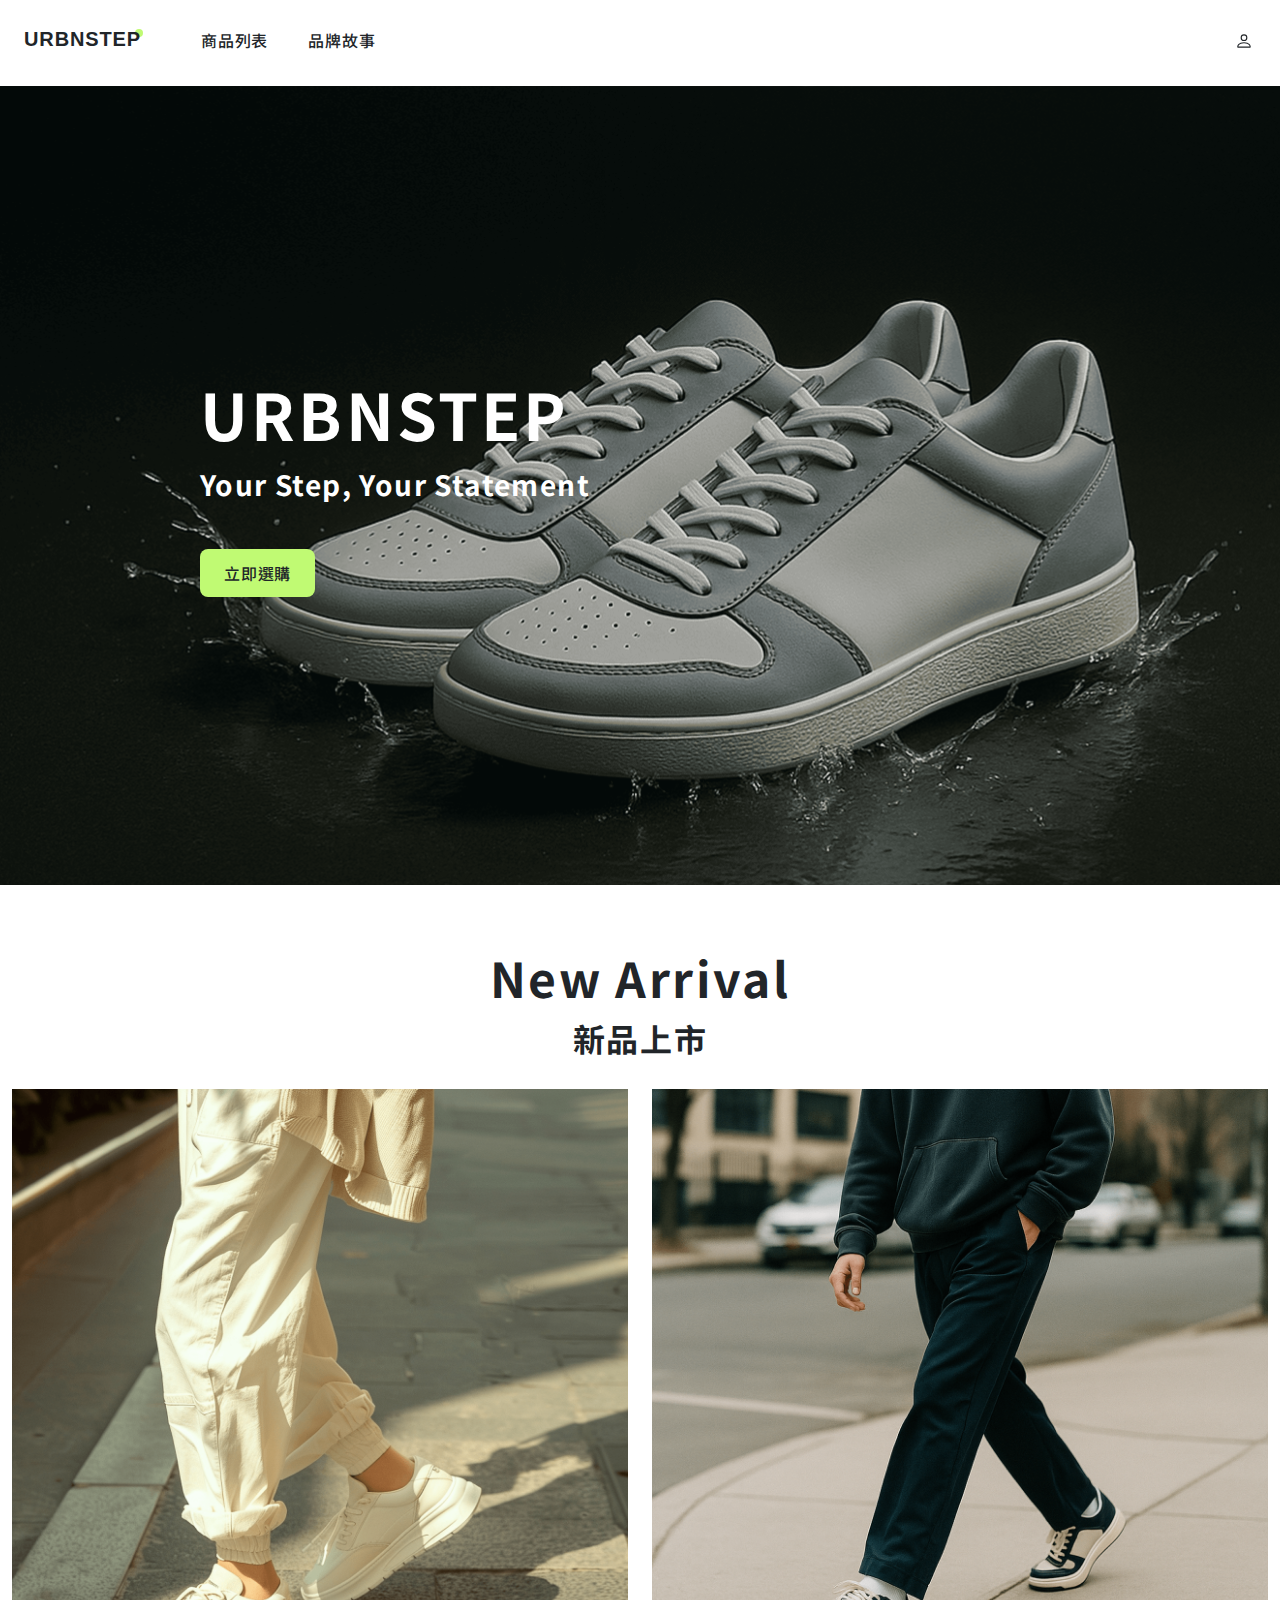
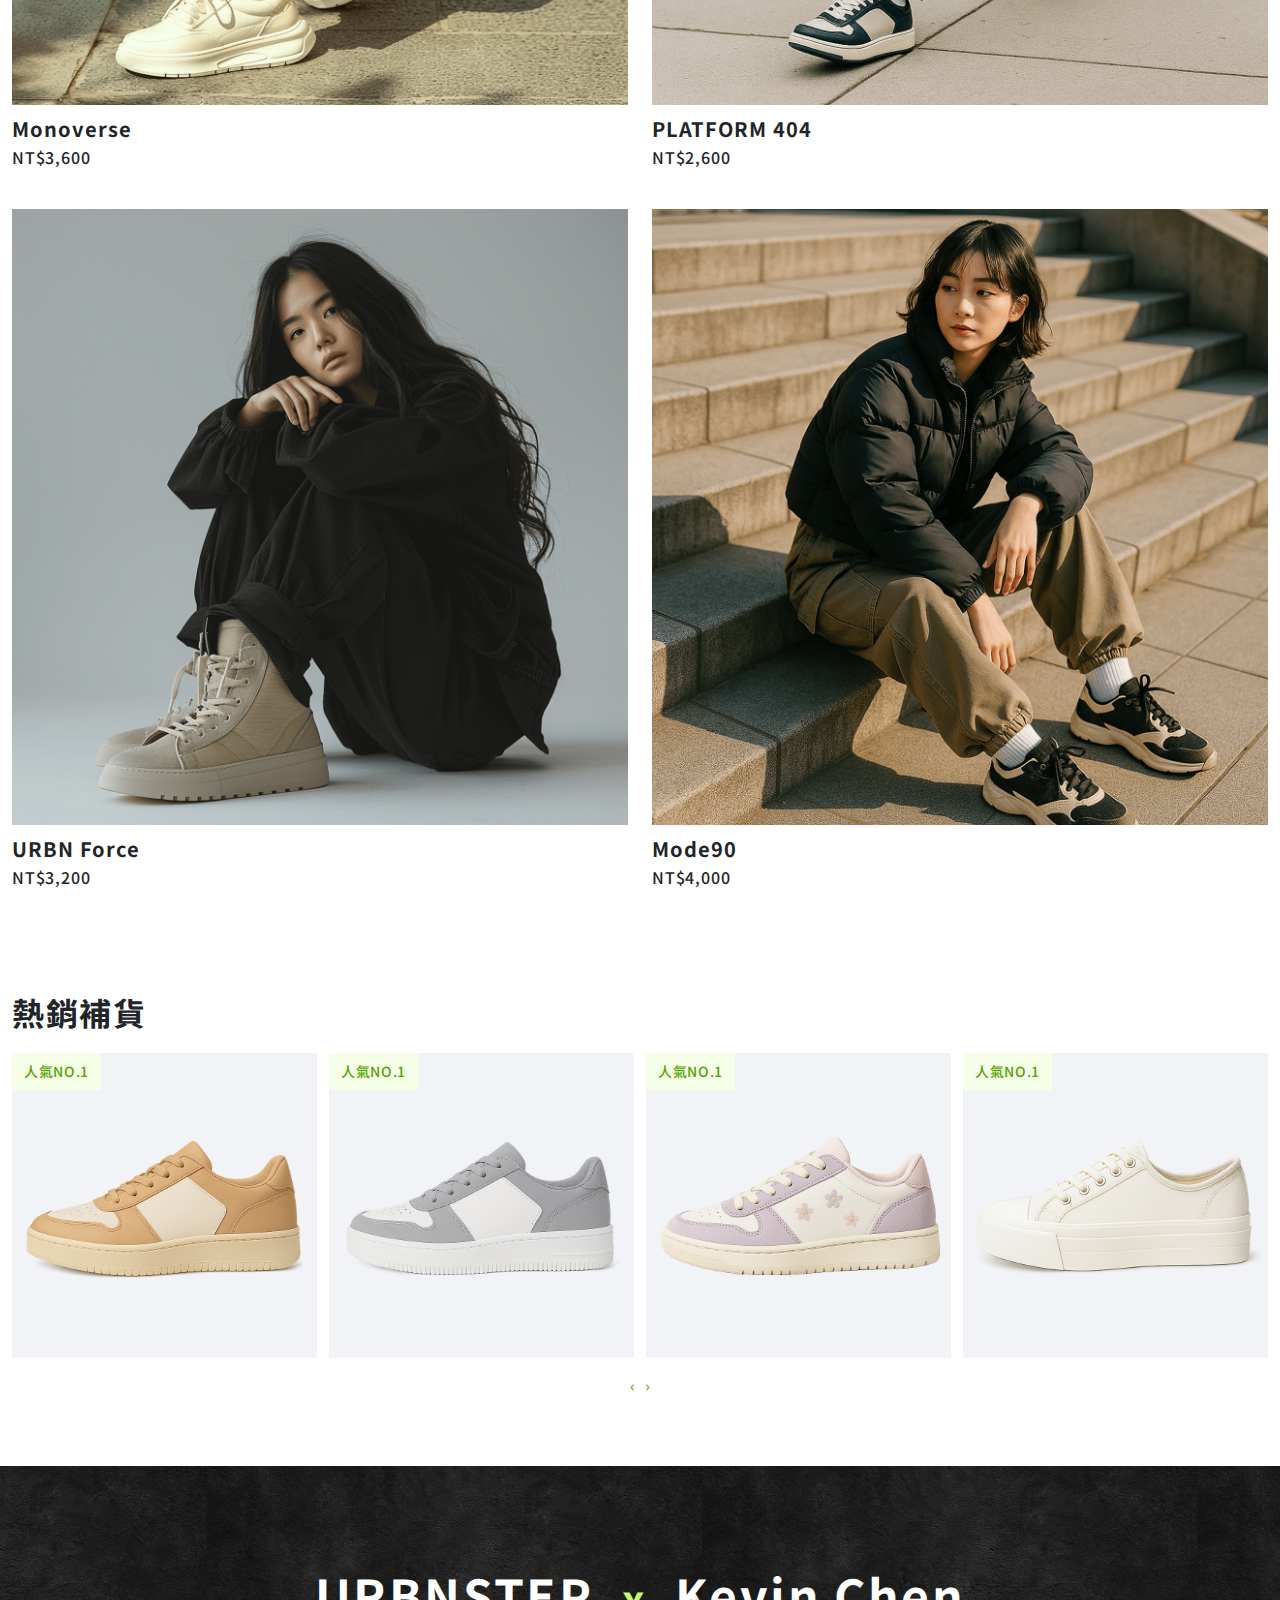
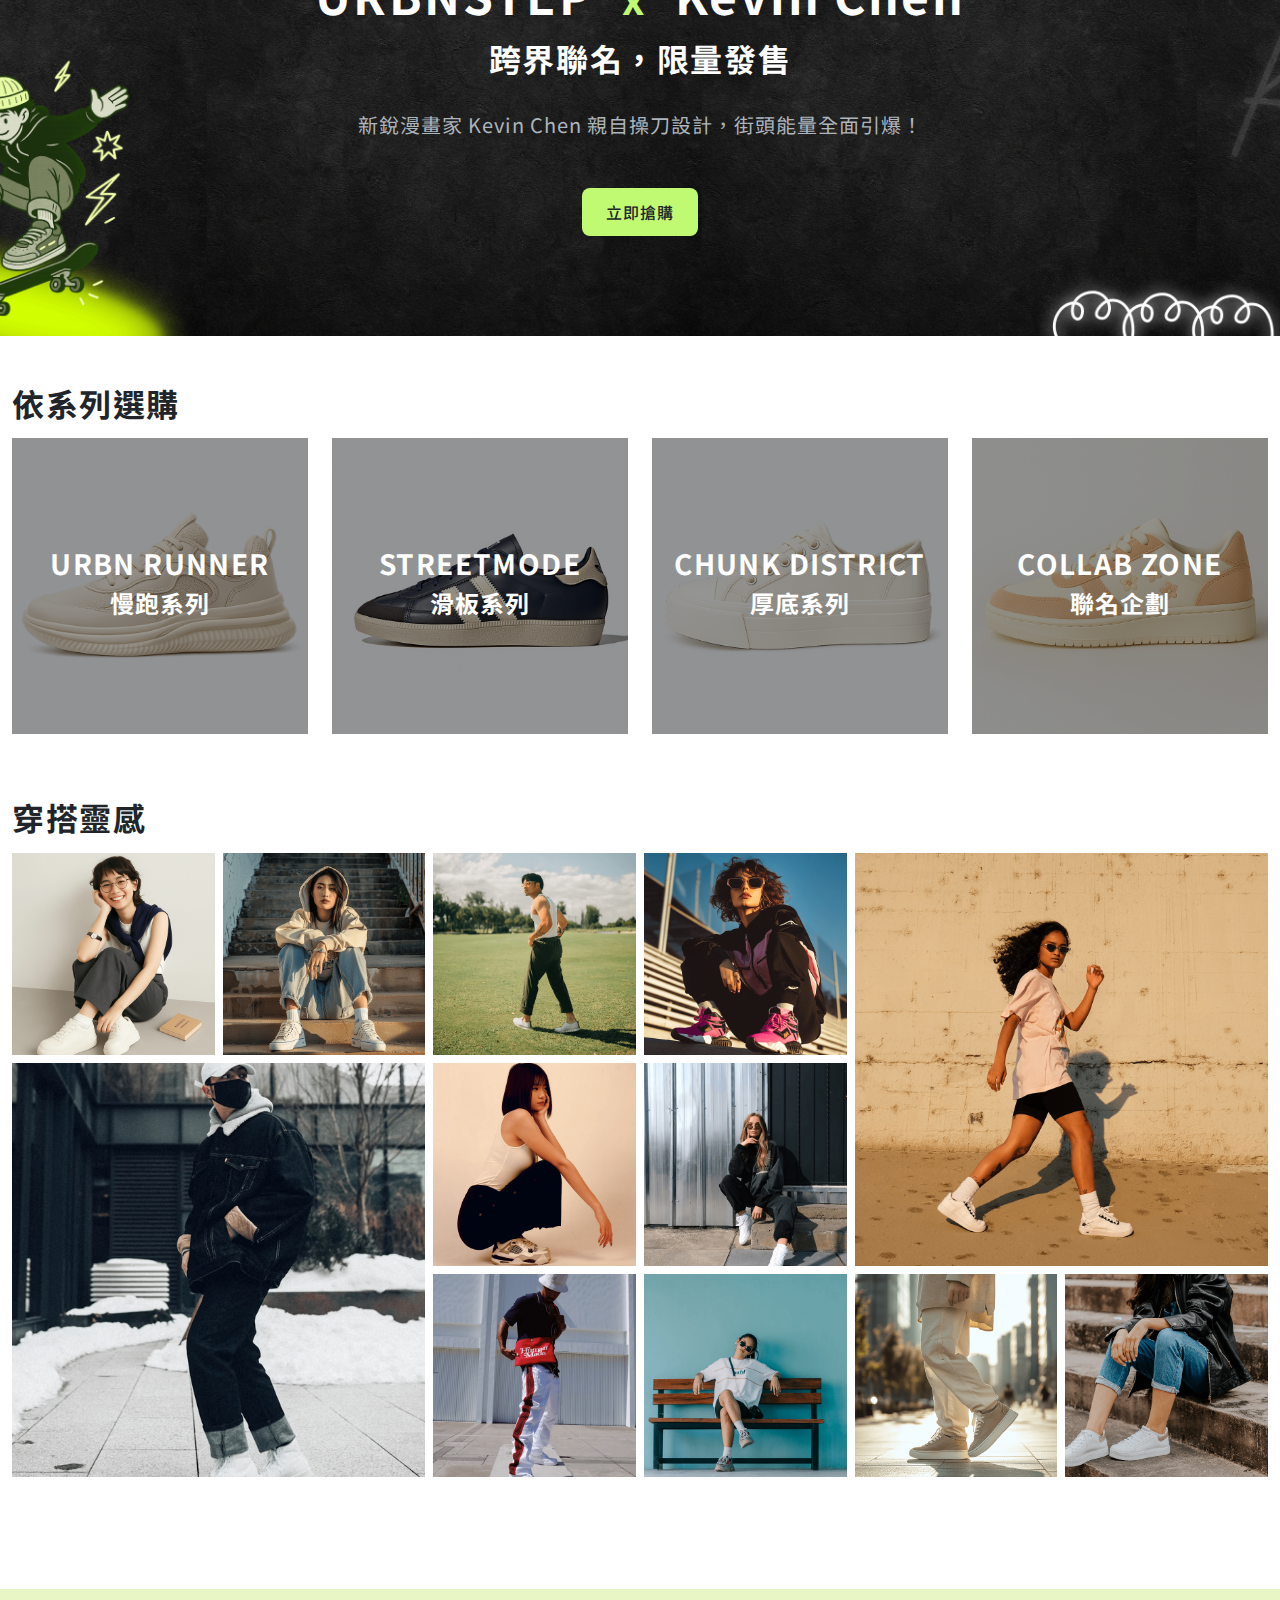
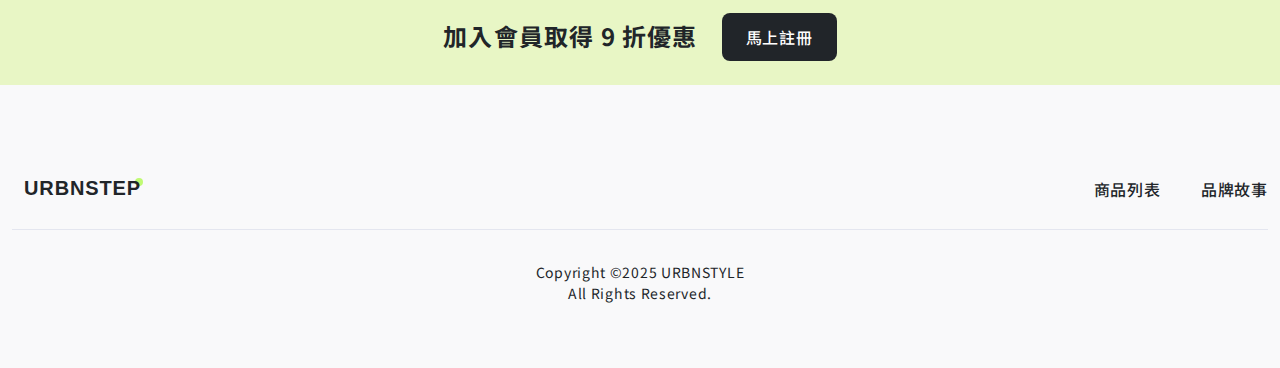
<file: index.html>
<!DOCTYPE html>
<html lang="zh-TW">
<head>
    <meta charset="UTF-8">
    <meta name="viewport" content="width=device-width, initial-scale=1.0">
    <title>URBNSTEP</title>
    <link rel="stylesheet" href="scss/all.css">
    <link rel="stylesheet" href="https://cdn.jsdelivr.net/npm/bootstrap-icons@1.11.3/font/bootstrap-icons.min.css">
    <script src="https://ajax.googleapis.com/ajax/libs/jquery/3.5.1/jquery.min.js"></script>
    <script src="https://cdnjs.cloudflare.com/ajax/libs/OwlCarousel2/2.3.4/owl.carousel.min.js"></script>
    <link rel="stylesheet" href="https://cdnjs.cloudflare.com/ajax/libs/OwlCarousel2/2.3.4/assets/owl.carousel.min.css">
    <link rel="stylesheet" href="https://cdnjs.cloudflare.com/ajax/libs/OwlCarousel2/2.3.4/assets/owl.theme.default.min.css">
</head>
<body>
    <div class="container">
        <header class="header d-f py-16 py-md-12 gap-48">
            <div class="logo">
                <a href="index.html" class="logo-text px-12 py-8">
                    URBNSTEP
                    <svg xmlns="http://www.w3.org/2000/svg" width="16" height="16" fill="currentColor" class="bi bi-circle-fill" viewBox="0 0 16 16"><circle cx="8" cy="8" r="8"/></svg>
                </a>                
            </div>                 
            <nav class="header-nav">
                <ul class="page_link d-f gap-40">
                    <a href="products.html" class="arrow arrow-left tw-label-md py-12 text-c-4"><li>商品列表</li></a>
                    <a href="about-us.html" class="arrow arrow-right tw-label-md py-12 text-c-4"><li>品牌故事</li></a>
                </ul>
            </nav>
            <div class="member me-a">
                <a href="login.html" class="member-icon p-15">
                    <svg xmlns="http://www.w3.org/2000/svg" width="18" height="18" fill="currentColor" class="bi bi-person" viewBox="0 0 16 16"><path d="M8 8a3 3 0 1 0 0-6 3 3 0 0 0 0 6m2-3a2 2 0 1 1-4 0 2 2 0 0 1 4 0m4 8c0 1-1 1-1 1H3s-1 0-1-1 1-4 6-4 6 3 6 4m-1-.004c-.001-.246-.154-.986-.832-1.664C11.516 10.68 10.289 10 8 10s-3.516.68-4.168 1.332c-.678.678-.83 1.418-.832 1.664z"/></svg>
                </a>
            </div>
        </header>
    </div>    
    <!--RWD page_link-->
    <nav class="header-nav nav-rwd">
        <ul class="page_link d-f gap-40">
            <a href="products.html" class="arrow arrow-left tw-label-md py-12 col-md-2"><li>商品列表</li></a>
            <a href="about-us.html" class="arrow arrow-right tw-label-md py-12 col-md-2"><li>品牌故事</li></a>
        </ul>
    </nav>
    <div class="hero-section mb-64 md-md-40">
        <div class="hero-section-ctn">
            <h1 class="display-1 mb-16">URBNSTEP</h1>
            <h3 class="tw-heading-h3 mb-48">Your Step, Your Statement</h3>
            <a href="#" class="tw-label-md d-i-b button-style">立即選購</a>
        </div>        
    </div>
    <div class="container">
        <main class="main">
            <div class="content-title">
                <span class="title display-2 d-b mb-12">New Arrival</span>
                <h2 class="title tw-heading-h2 mb-32">新品上市</h2>
            </div>
            <div class="content-product">
                <ul class="prouct d-f f-w mx--12 mx-md--6">
                    <li class="col-6 px-12 mb-40 px-md-6">
                            <a href="#" class="mb-12"><img src="image/week3-4/new-1.png" alt="宣傳照"></a>
                            <h5 class="tw-heading-h5 fz-md-16 mb-4">Monoverse</h5>
                            <span class="tw-label-md">NT$3,600</span>                        
                    </li>
                    <li class="col-6 px-12 mb-40 mb-md-24 px-md-6">
                            <a href="#" class="mb-12"><img src="image/week3-4/new-2.png" alt="宣傳照"></a>
                            <h5 class="tw-heading-h5 fz-md-16 mb-4">PLATFORM 404</h5>
                            <span class="tw-label-md">NT$2,600</span>
                    </li>
                    <li class="col-6 px-12 mb-40 mb-md-24 mb-md-24 px-md-6">
                            <a href="#" class="mb-12"><img src="image/week3-4/new-3.png" alt="宣傳照"></a>
                            <h5 class="tw-heading-h5 fz-md-16 mb-4">URBN Force</h5>
                            <span class="tw-label-md">NT$3,200</span>
                    </li>
                    <li class="col-6 px-12 mb-40 mb-md-24 px-md-6">
                            <a href="#" class="mb-12"><img src="image/week3-4/new-4.png" alt="宣傳照"></a>
                            <h5 class="tw-heading-h5 fz-md-16 mb-4">Mode90</h5>
                            <span class="tw-label-md">NT$4,000</span>
                    </li>
                </ul>
            </div>
        </main>
    </div>
    <div class="container">
        <div class="best-seller my-64">
            <h2 class="title tw-heading-h2 mb-21">熱銷補貨</h2>
            <ul class="card-wrapper d-f text-c-5 owl-carousel owl-theme">
                <li class="card item">
                    <a href="products.html">
                        <img src="image/product-1.png" alt="鞋款-1">
                    </a>
                    <spap class="bradge bradge-style tw-label-sm">人氣NO.1</spap>
                </li>
                <li class="card item">
                    <a href="products.html">
                        <img src="image/product-2.png" alt="鞋款-2">
                    </a>
                    <spap class="bradge bradge-style tw-label-sm">人氣NO.1</spap>
                </li>
                <li class="card item">
                    <a href="products.html">
                        <img src="image/product-3.png" alt="鞋款-3">
                    </a>
                    <spap class="bradge bradge-style tw-label-sm">人氣NO.1</spap>
                </li>
                <li class="card item">
                    <a href="products.html">
                        <img src="image/product-4.png" alt="鞋款-4">
                    </a>
                    <spap class="bradge bradge-style tw-label-sm">人氣NO.1</spap>
                </li>
                <li class="card item">
                    <a href="products.html">
                        <img src="image/product-5.png" alt="鞋款-5">
                    </a>
                    <spap class="bradge bradge-style tw-label-sm">人氣NO.1</spap>
                </li>
                <li class="card item">
                    <a href="products.html">
                        <img src="image/product-6.png" alt="鞋款-6">
                    </a>
                    <spap class="bradge bradge-style tw-label-sm">人氣NO.1</spap>
                </li>
                <li class="card item">
                    <a href="products.html">
                        <img src="image/product-7.png" alt="鞋款-7">
                    </a>
                    <spap class="bradge bradge-style tw-label-sm">人氣NO.1</spap>
                </li>
            </ul>
        </div>
    </div>
    <div class="sale my-48">
        <div class="sale-content py-100 py-md-64 text-align-c">
            <div class="sale-content-title mb-16">
                <span class="display-2 text-c-1 d-b-md fz-md-32">URBNSTEP</span>
                <span class="tw-heading-h1 mx-24 my-md-8 text-c-2 d-b-md fz-md-28">x</span>
                <span class="display-2 text-c-1 d-b-md fz-md-32">Kevin Chen</span>
            </div>
            <h2 class="tw-heading-h2 mb-32 mb-md-24 fz-md-20 text-c-1">跨界聯名，限量發售</h2>
            <span class="tw-paragraph-lg d-b d-n-md mb-48 text-c-3">新銳漫畫家 Kevin Chen 親自操刀設計，街頭能量全面引爆！</span>
            <span class="tw-paragraph-lg d-n d-b-md text-c-3">新銳漫畫家 Kevin Chen 親自操刀設計</span>
            <span class="tw-paragraph-lg d-n d-b-md mb-32 text-c-3">街頭能量全面引爆！</span>
            <a href="products.html" class="tw-label-md d-i-b button-style text-c-4">立即搶購</a>
        </div>
    </div>
    <div class="series container">
        <div class="series-content">
            <h2 class="tw-heading-h2 mb-16">依系列選購</h2>
            <ul class="card-wrapper d-f f-md-w text-c-5 mx--12 mx-md--12">
                <li class="card col-3 col-md-2 mb-md-12">
                    <a href="#">
                        <img src="image/product-6.png" alt="">
                    </a>
                    <div class="label text-c-1">
                        <span class="tw-heading-h3 fz-md-16 mb-8 d-b text-align-c text-c-1">URBN RUNNER</span>
                        <span class="tw-heading-h4 fz-md-16 mb-8 d-b text-align-c text-c-1">慢跑系列</span>
                    </div>                    
                </li>
                <li class="card col-3 col-md-2 mb-md-12">
                    <a href="#">
                        <img src="image/week3-4/product-11.png" alt="">
                    </a>
                    <div class="label text-c-1">
                        <span class="tw-heading-h3 fz-md-16 mb-8 d-b text-align-c">STREETMODE</span>
                        <span class="tw-heading-h4 fz-md-16 mb-8 d-b text-align-c">滑板系列</span>
                    </div>                   
                </li>
                <li class="card col-3 col-md-2 mb-md-12">
                    <a href="#">
                        <img src="image/product-4.png" alt="">
                    </a>
                    <div class="label text-c-1">
                        <span class="tw-heading-h3 fz-md-16 mb-8 d-b text-align-c">CHUNK DISTRICT</span>
                        <span class="tw-heading-h4 fz-md-16 mb-8 d-b text-align-c">厚底系列</span>
                    </div>
                </li>
                <li class="card col-3 col-md-2 mb-md-12">
                    <a href="#">
                        <img src="image/week3-4/product-10.png" alt="">
                    </a>
                    <div class="label text-c-1">
                        <span class="tw-heading-h3 fz-md-16 mb-8 d-b text-align-c">COLLAB ZONE</span>
                        <span class="tw-heading-h4 fz-md-16 mb-8 d-b text-align-c">聯名企劃</span>
                    </div>
                </li>
            </ul>
        </div>
    </div>
    <div class="style container">
        <div class="style-content py-64 pt-md-40">
            <h2 class="tw-heading-h2 mb-16">穿搭靈感</h2>
            <div class="card-wrapper">
                <div class="card card-1">
                    <img src="image/week3-4/inspiration-1.png" alt="穿搭-1">
                </div>
                <div class="card card-2">
                    <img src="image/week3-4/inspiration-2.png" alt="穿搭-2">
                </div>
                <div class="card card-3">
                    <img src="image/week3-4/inspiration-3.png" alt="穿搭-3">
                </div>
                <div class="card card-4">
                    <img src="image/week3-4/inspiration-4.png" alt="穿搭-4">
                </div>
                <div class="card card-5">
                    <img src="image/week3-4/inspiration-5.png" alt="穿搭-5">
                </div>
                <div class="card card-6">
                    <img src="image/week3-4/inspiration-6.png" alt="穿搭-6">
                </div>
                <div class="card card-7">
                    <img src="image/week3-4/inspiration-7.png" alt="穿搭-7">
                </div>
                <div class="card card-8">
                    <img src="image/week3-4/inspiration-8.png" alt="穿搭-8">
                </div>
                <div class="card card-9">
                    <img src="image/week3-4/inspiration-9.png" alt="穿搭-9">
                </div>
                <div class="card card-10">
                    <img src="image/week3-4/inspiration-10.png" alt="穿搭-10">
                </div>
                <div class="card card-11">
                    <img src="image/week3-4/inspiration-11.png" alt="穿搭-11">
                </div>
                <div class="card card-12">
                    <img src="image/week3-4/inspiration-12.png" alt="穿搭-12">
                </div>
            </div>
            <div class="card-wrapper-rwd d-n d-b-md">
                <div class="owl-carousel owl-theme">
                    <div class="card card-1 item">
                        <img src="image/week3-4/inspiration-1.png" alt="鞋款-1">
                    </div>
                    <div class="card card-2 item">
                        <img src="image/week3-4/inspiration-2.png" alt="鞋款-2">
                    </div>
                    <div class="card card-3 item">
                        <img src="image/week3-4/inspiration-3.png" alt="鞋款-3">
                    </div>
                    <div class="card card-4 item">
                        <img src="image/week3-4/inspiration-4.png" alt="鞋款-4">
                    </div>
                    <div class="card card-5 item">
                        <img src="image/week3-4/inspiration-5.png" alt="鞋款-5">
                    </div>
                    <div class="card card-6 item">
                        <img src="image/week3-4/inspiration-6.png" alt="鞋款-6">
                    </div>
                    <div class="card card-7 item">
                        <img src="image/week3-4/inspiration-7.png" alt="鞋款-7">
                    </div>
                    <div class="card card-8 item">
                        <img src="image/week3-4/inspiration-8.png" alt="鞋款-8">
                    </div>
                    <div class="card card-9 item">
                        <img src="image/week3-4/inspiration-9.png" alt="鞋款-9">
                    </div>
                    <div class="card card-10 item">
                        <img src="image/week3-4/inspiration-10.png" alt="鞋款-10">
                    </div>
                    <div class="card card-11 item">
                        <img src="image/week3-4/inspiration-11.png" alt="鞋款-11">
                    </div>
                    <div class="card card-12 item">
                        <img src="image/week3-4/inspiration-12.png" alt="鞋款-12">
                    </div>
                </div>
            </div>            
        </div>        
    </div>
    <div class="call-to-action pt-48 pt-md-24">
        <div class="call-content d-f py-24 mu-md-0 j-c-s-c align-items-c">
            <h4 class="tw-heading-h4 mr-24 fz-md-20">加入會員取得 9 折優惠</h4>
            <a href="login.html" class="tw-label-md button-style bg-c-1 text-c-1">馬上註冊</a>
        </div>
    </div>
    <div class="bg-c-4 py-64 py-md-32">
        <div class="container">
            <footer class="footer header d-f a-i-md-s f-d-md-c j-c-s-b py-16 py-md-12">
                <div class="logo">
                    <a href="index.html" class="logo-text px-12 py-8">
                        URBNSTEP
                        <svg xmlns="http://www.w3.org/2000/svg" width="16" height="16" fill="currentColor" class="bi bi-circle-fill" viewBox="0 0 16 16"><circle cx="8" cy="8" r="8"/></svg>
                    </a>                
                </div>                 
                <nav class="footer-nav">
                    <ul class="page_link d-f f-d-md-c gap-40 gap-md-0">
                        <a href="products.html" class="arrow arrow-left tw-label-md py-12 px-md-12 text-c-4"><li>商品列表</li></a>
                        <a href="about-us.html" class="arrow arrow-right tw-label-md py-12 px-md-12 text-c-4"><li>品牌故事</li></a>
                    </ul>
                </nav>
            </footer>    
            <div class="copyright pt-32 border-t">
                <span class="tw-paragraph-sm d-b text-align-c">Copyright ©2025 URBNSTYLE</span>
                <span class="tw-paragraph-sm d-b text-align-c">All Rights Reserved.</span>
            </div>        
        </div>
    </div>
</body>
<script src="js/all.js"></script>
</html>
</file>
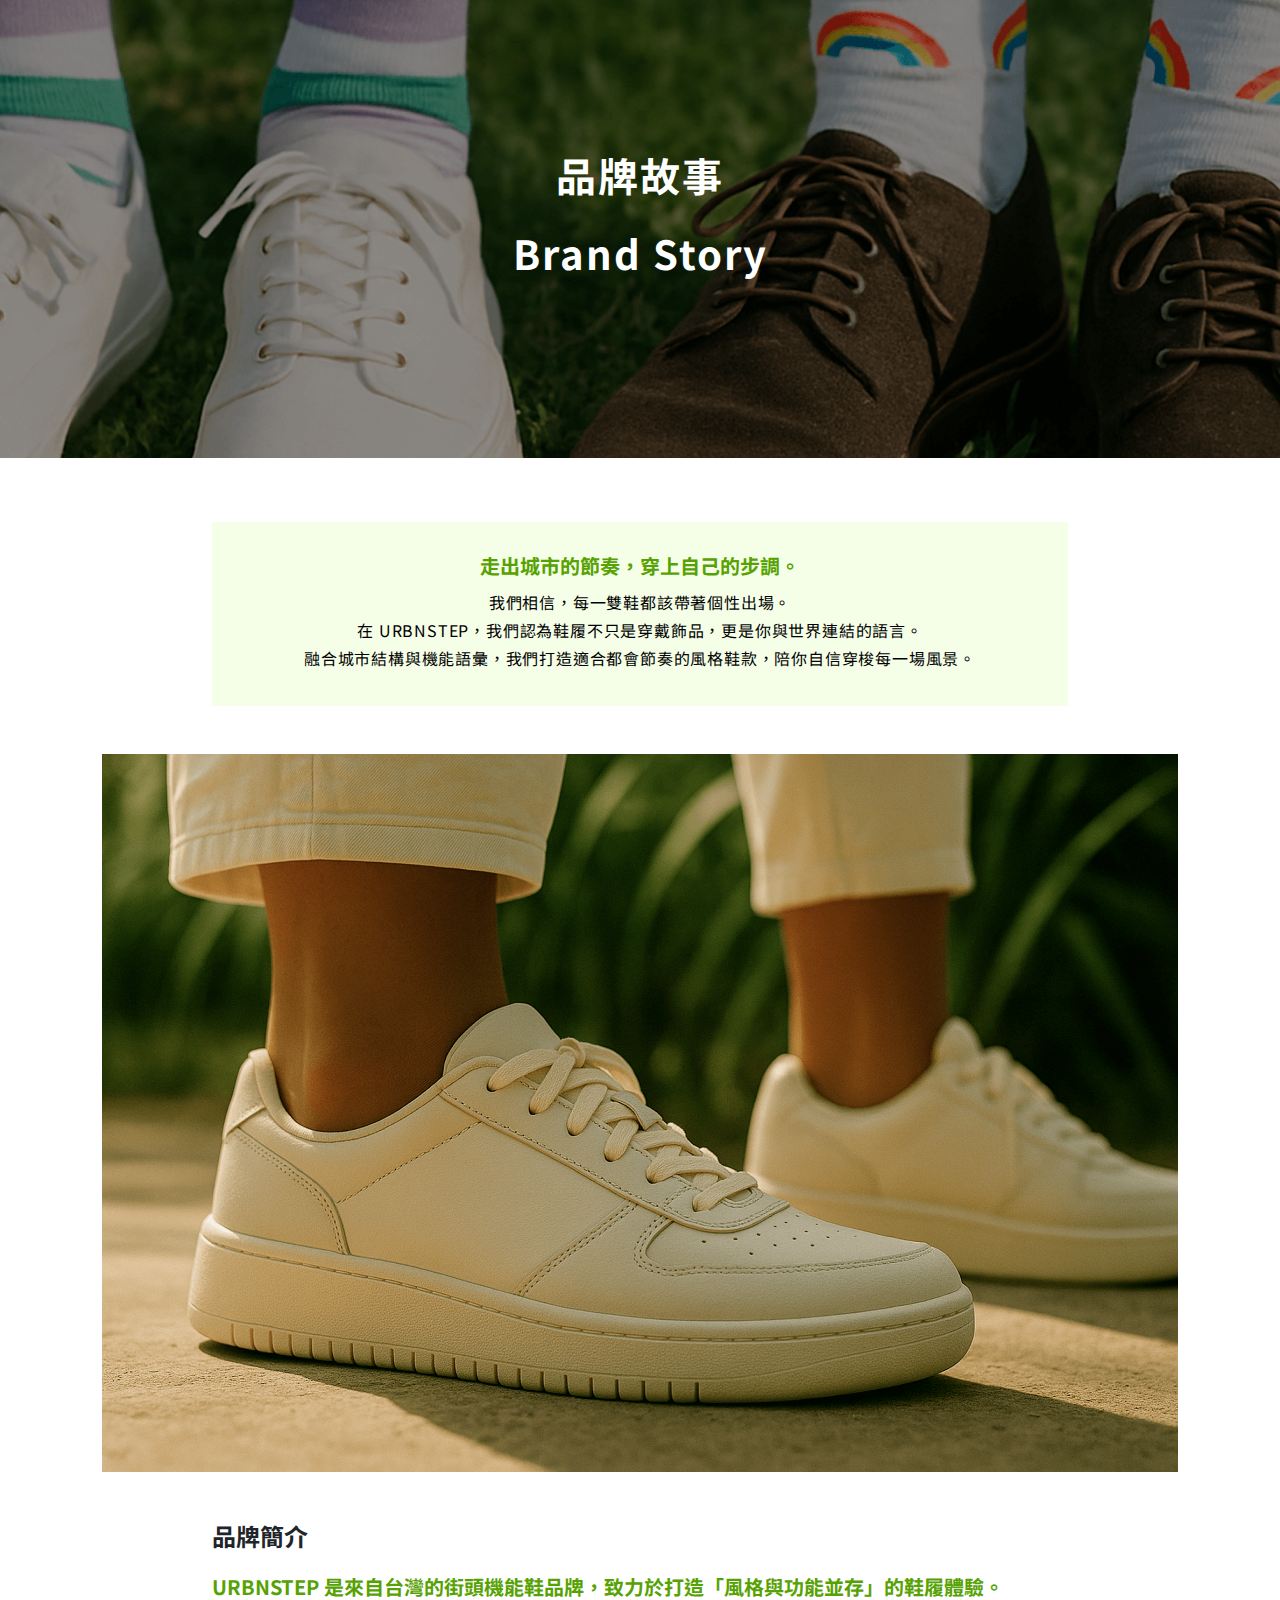
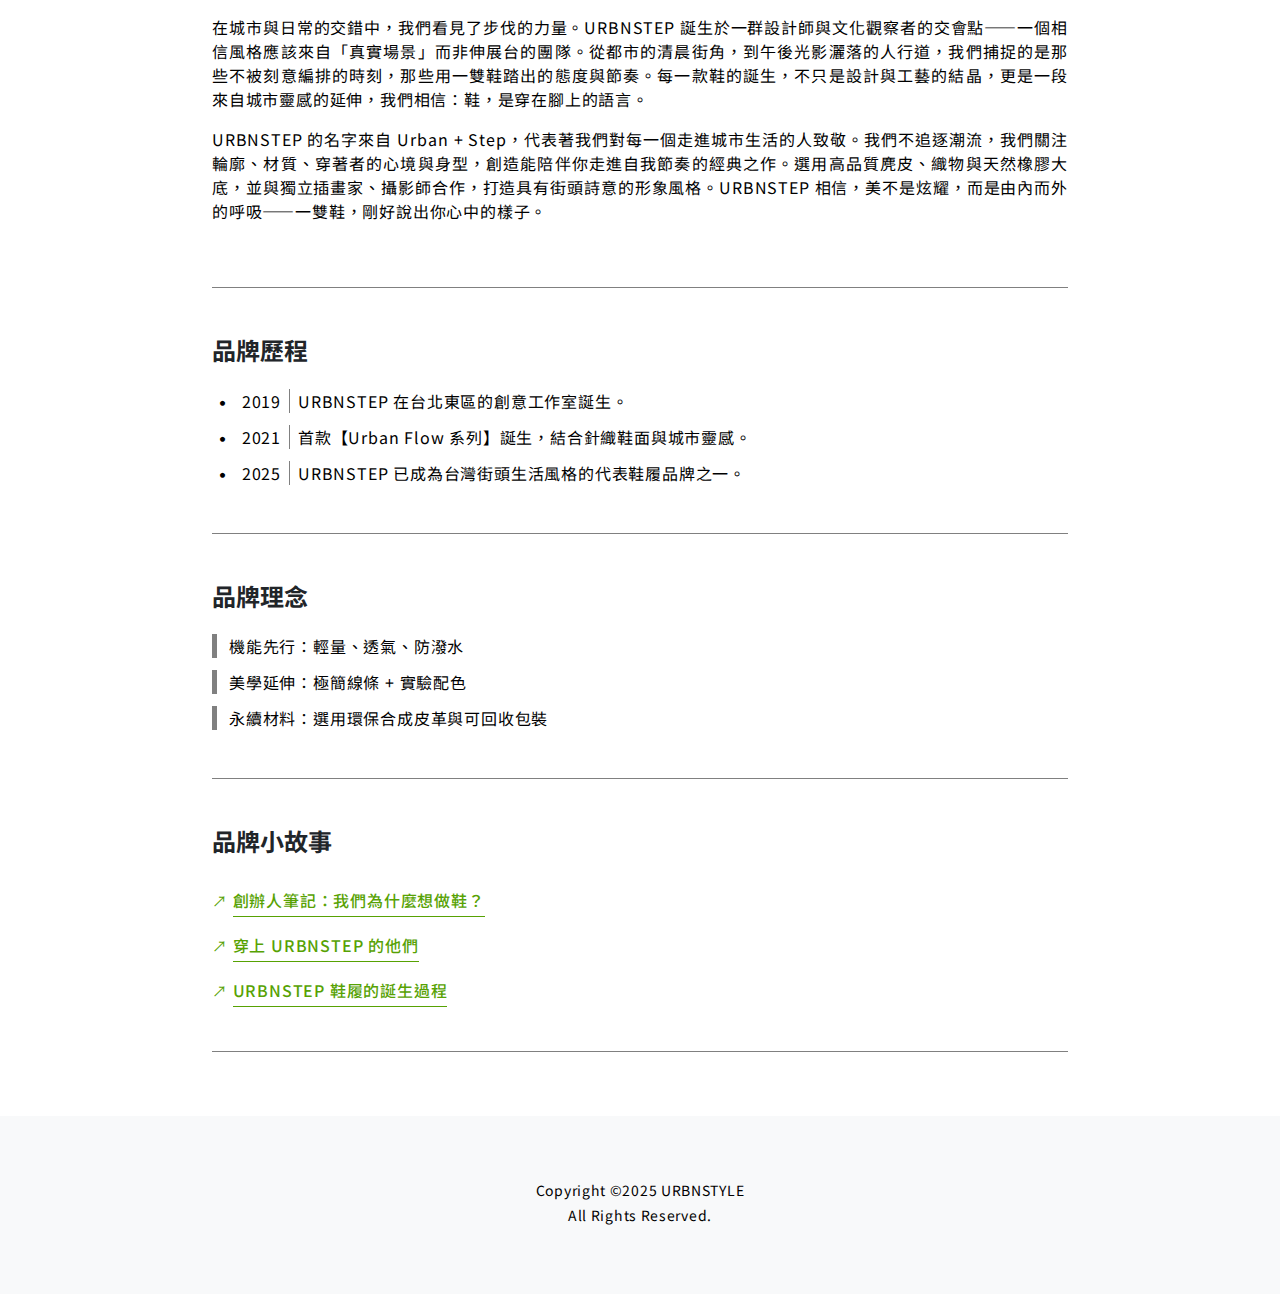
<file: 2025-week1/index.html>
<!DOCTYPE html>
<html lang="zh-TW">
<head>
    <meta charset="UTF-8">
    <meta name="viewport" content="width=device-width, initial-scale=1.0">
    <title>Brand Story</title>
    <link rel="stylesheet" href="scss/all.css">
    <link rel="stylesheet" href="fontawesome-free-6.7.2-web/css/all.css">
</head>
<body>
    <header class="header">
        <h1>品牌故事</h1>
        <h1 class="eng">Brand Story</h1>
    </header>
    <main class="container">
        <article class="preface story_container">
            <h3>走出城市的節奏，穿上自己的步調。</h3>
            <p class="text_style">我們相信，每一雙鞋都該帶著個性出場。</p>
            <p class="text_style">在 URBNSTEP，我們認為鞋履不只是穿戴飾品，更是你與世界連結的語言。</p>
            <p class="text_style">融合城市結構與機能語彙，我們打造適合都會節奏的風格鞋款，陪你自信穿梭每一場風景。</p>
        </article>
        <div class="image">
            <img src="image/about.png" alt="">
        </div>
        <article class="lnt story_container">
            <h2>品牌簡介</h2>
            <h3>URBNSTEP 是來自台灣的街頭機能鞋品牌，致力於打造「風格與功能並存」的鞋履體驗。</h3>
            <p class="text_style">在城市與日常的交錯中，我們看見了步伐的力量。URBNSTEP 誕生於一群設計師與文化觀察者的交會點——一個相信風格應該來自「真實場景」而非伸展台的團隊。從都市的清晨街角，到午後光影灑落的人行道，我們捕捉的是那些不被刻意編排的時刻，那些用一雙鞋踏出的態度與節奏。每一款鞋的誕生，不只是設計與工藝的結晶，更是一段來自城市靈感的延伸，我們相信：鞋，是穿在腳上的語言。</p>
            <p class="text_style">URBNSTEP 的名字來自 Urban + Step，代表著我們對每一個走進城市生活的人致敬。我們不追逐潮流，我們關注輪廓、材質、穿著者的心境與身型，創造能陪伴你走進自我節奏的經典之作。選用高品質麂皮、織物與天然橡膠大底，並與獨立插畫家、攝影師合作，打造具有街頭詩意的形象風格。URBNSTEP 相信，美不是炫耀，而是由內而外的呼吸——一雙鞋，剛好說出你心中的樣子。</p>
        </article>
        <article class="history story_container">
            <h2>品牌歷程</h2>
            <p class="text_style">
                <i class="fa-solid fa-circle"></i><span class="year">2019</span>URBNSTEP 在台北東區的創意工作室誕生。
            </p>
            <p class="text_style">
                <i class="fa-solid fa-circle"></i><span class="year">2021</span>首款【Urban Flow 系列】誕生，結合針織鞋面與城市靈感。
            </p>
            <p class="text_style">
                <i class="fa-solid fa-circle"></i><span class="year">2025</span>URBNSTEP 已成為台灣街頭生活風格的代表鞋履品牌之一。
            </p>
        </article>
        <article class="idea story_container">
            <h2>品牌理念</h2>
            <p class="text_style">
                機能先行：輕量、透氣、防潑水
            </p>
            <p class="text_style">
                美學延伸：極簡線條 + 實驗配色
            </p>
            <p class="text_style">
                永續材料：選用環保合成皮革與可回收包裝
            </p>
        </article>
         <article class="short_story story_container">
            <h2>品牌小故事</h2>
            <p class="text_style">
                <span class="short_story_arrow">↗</span>
                <a class="short_story_link" href="href">創辦人筆記：我們為什麼想做鞋？</a>
            </p>
            <p class="text_style">
                <span class="short_story_arrow">↗</span>
                <a class="short_story_link" href="href">穿上 URBNSTEP 的他們</a>
            </p>
            <p class="text_style">
                <span class="short_story_arrow">↗</span>
                <a class="short_story_link" href="href">URBNSTEP 鞋履的誕生過程</a>
            </p>
        </article>
    </main>
    <footer class="footer">
        <div class="footer_ctn">
            <p>Copyright ©2025 URBNSTYLE</p>
            <p>All Rights Reserved.</p>
        </div>
    </footer>
</body>
</html>
</file>
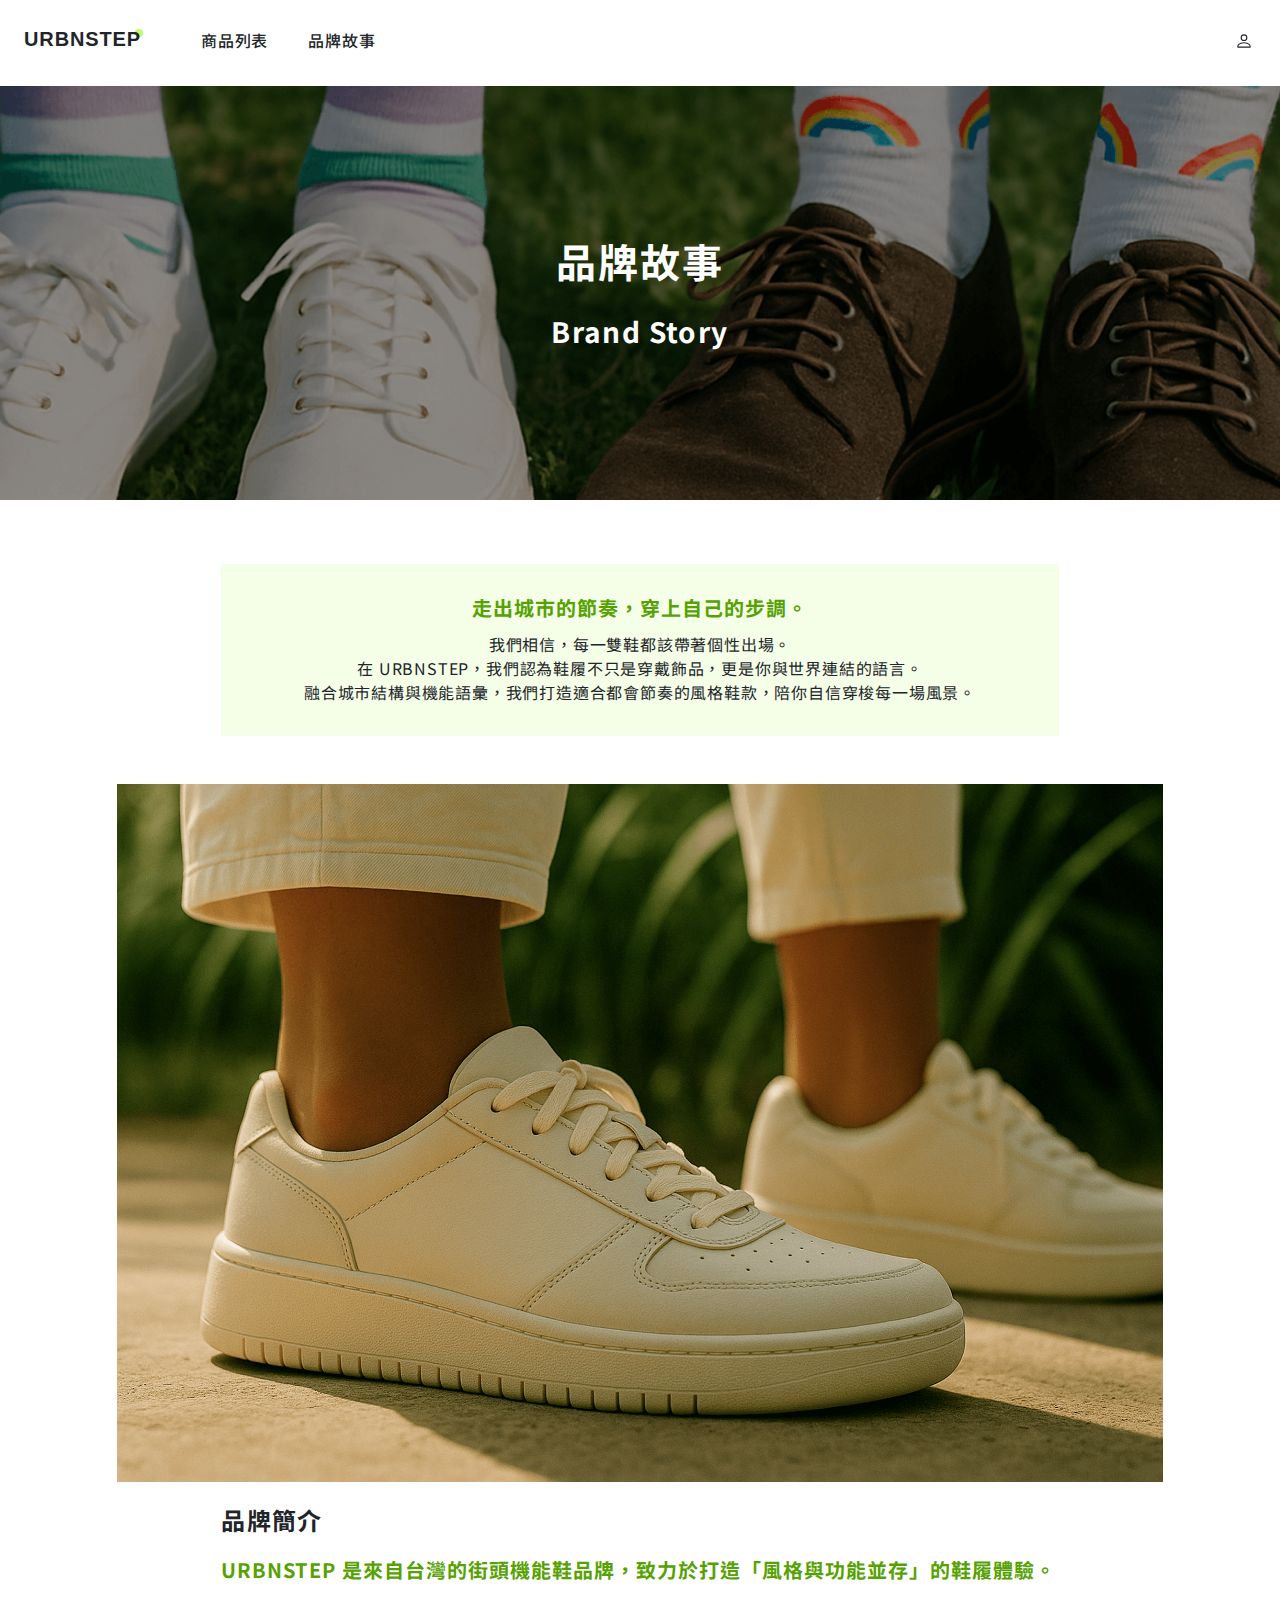
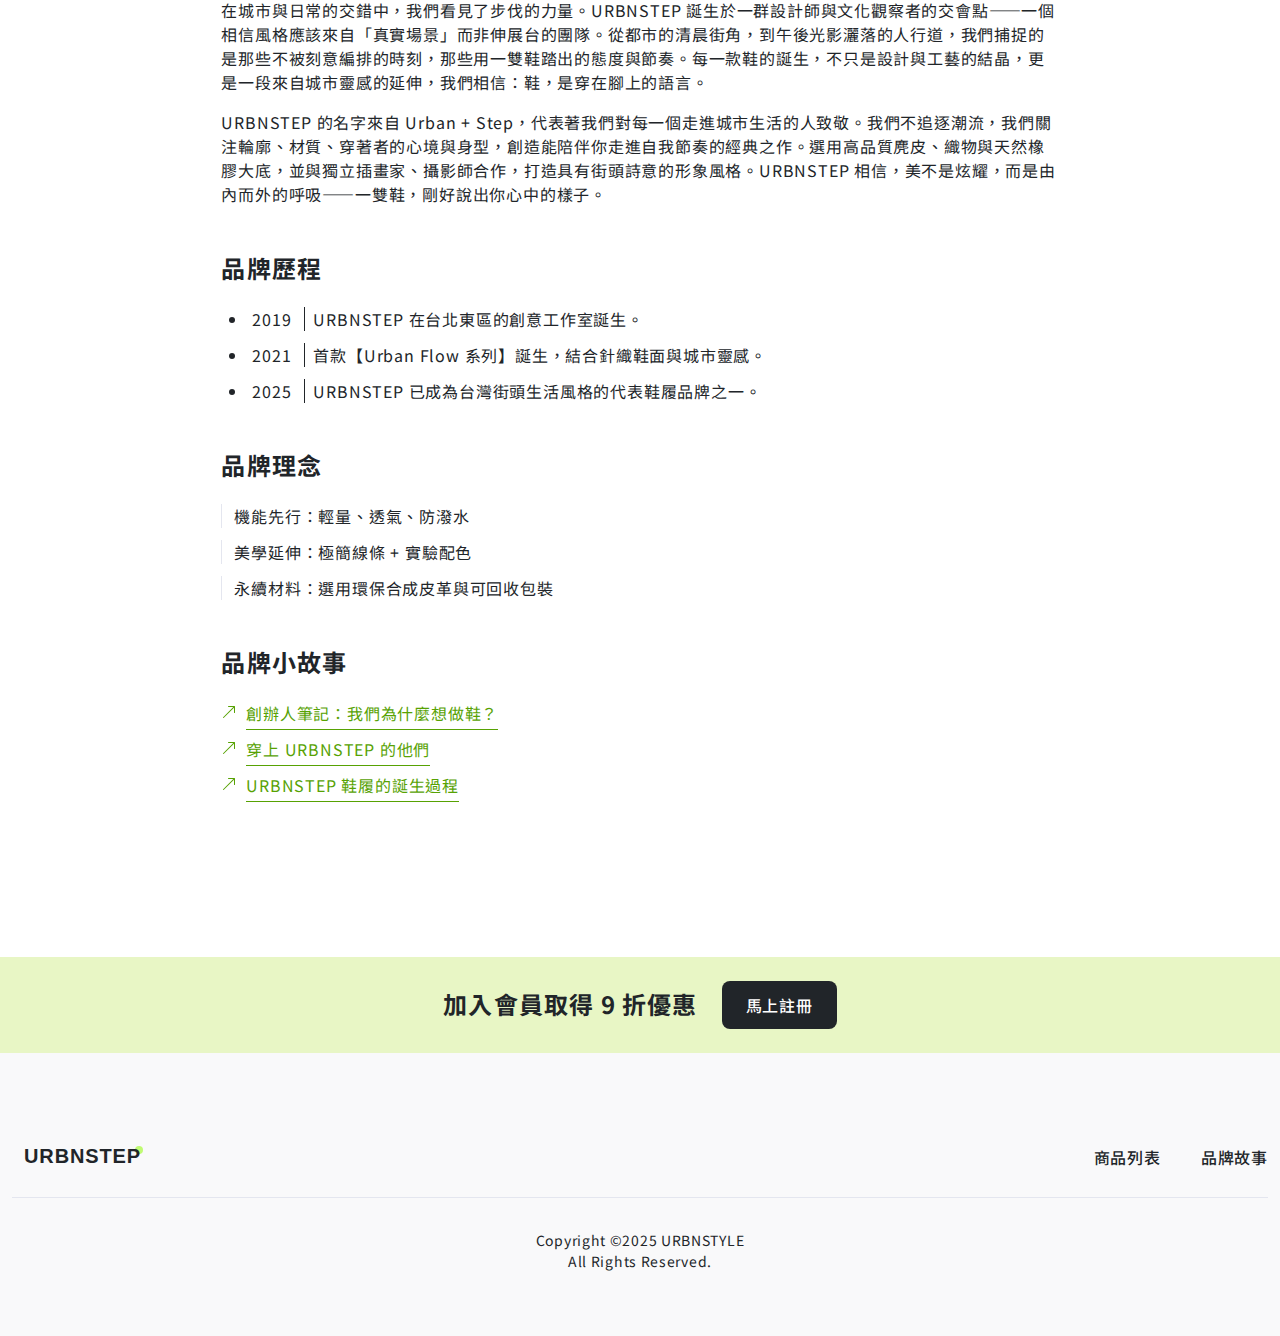
<file: about-us.html>
<!DOCTYPE html>
<html lang="zh-TW">
<head>
    <meta charset="UTF-8">
    <meta name="viewport" content="width=device-width, initial-scale=1.0">
    <title>URBNSTEP</title>
    <link rel="stylesheet" href="scss/all.css">
    <link rel="stylesheet" href="https://cdn.jsdelivr.net/npm/bootstrap-icons@1.11.3/font/bootstrap-icons.min.css">
    <script src="https://ajax.googleapis.com/ajax/libs/jquery/3.5.1/jquery.min.js"></script>
    <script src="https://cdnjs.cloudflare.com/ajax/libs/OwlCarousel2/2.3.4/owl.carousel.min.js"></script>
    <link rel="stylesheet" href="https://cdnjs.cloudflare.com/ajax/libs/OwlCarousel2/2.3.4/assets/owl.carousel.min.css">
    <link rel="stylesheet" href="https://cdnjs.cloudflare.com/ajax/libs/OwlCarousel2/2.3.4/assets/owl.theme.default.min.css">
</head>
<body>
    <div class="container">
        <header class="header d-f py-16 py-md-12 gap-48">
            <div class="logo">
                <a href="index.html" class="logo-text px-12 py-8">
                    URBNSTEP
                    <svg xmlns="http://www.w3.org/2000/svg" width="16" height="16" fill="currentColor" class="bi bi-circle-fill" viewBox="0 0 16 16"><circle cx="8" cy="8" r="8"/></svg>
                </a>                
            </div>                 
            <nav class="header-nav">
                <ul class="page_link d-f gap-40">
                    <a href="products.html" class="arrow arrow-left tw-label-md py-12 text-c-4"><li>商品列表</li></a>
                    <a href="#" class="arrow arrow-right tw-label-md py-12 text-c-4"><li>品牌故事</li></a>
                </ul>
            </nav>
            <div class="member me-a">
                <a href="login.html" class="member-icon p-15">
                    <svg xmlns="http://www.w3.org/2000/svg" width="18" height="18" fill="currentColor" class="bi bi-person" viewBox="0 0 16 16"><path d="M8 8a3 3 0 1 0 0-6 3 3 0 0 0 0 6m2-3a2 2 0 1 1-4 0 2 2 0 0 1 4 0m4 8c0 1-1 1-1 1H3s-1 0-1-1 1-4 6-4 6 3 6 4m-1-.004c-.001-.246-.154-.986-.832-1.664C11.516 10.68 10.289 10 8 10s-3.516.68-4.168 1.332c-.678.678-.83 1.418-.832 1.664z"/></svg>
                </a>
            </div>
        </header>
    </div>  
    <div class="page-title">
        <div class="title py-151 text-align-c">
            <h1 class="tw-heading-h1 text-c-1">品牌故事</h1>
            <h3 class="tw-heading-h3 text-c-1">Brand Story</h3>
        </div>
    </div>
    <div class="container">
        <main class="main">
            <div class="brand-story text-align-c t-a-j col-8 col-md-4 mt-64 mb-48 mx-a my-md-32 py-32 p-24 bg-c-2">
                <h5 class="tw-heading-h5 text-c-5 mb-12">走出城市的節奏，穿上自己的步調。</h5>
                <span class="tw-paragraph-md d-b">我們相信，每一雙鞋都該帶著個性出場。</span>
                <span class="tw-paragraph-md d-b">在 URBNSTEP，我們認為鞋履不只是穿戴飾品，更是你與世界連結的語言。</span>
                <span class="tw-paragraph-md d-b">融合城市結構與機能語彙，我們打造適合都會節奏的風格鞋款，陪你自信穿梭每一場風景。</span>
            </div>
            <div class="brand-intro mb-48">
                <div class="main-image mb-24 col-10 mx-a">
                    <img src="image/about.png" alt="">
                </div>
                <div class="title col-8 col-md-4 mx-a">
                    <h4 class="tw-heading-h4 mb-24">品牌簡介</h4>
                </div>
                <div class="content col-8 col-md-4 mx-a">
                    <h5 class="tw-heading-h5 text-c-5 mb-16">URBNSTEP 是來自台灣的街頭機能鞋品牌，致力於打造「風格與功能並存」的鞋履體驗。</h5>
                    <article class="tw-paragraph-md mb-16">
                        在城市與日常的交錯中，我們看見了步伐的力量。URBNSTEP 誕生於一群設計師與文化觀察者的交會點——一個相信風格應該來自「真實場景」而非伸展台的團隊。從都市的清晨街角，到午後光影灑落的人行道，我們捕捉的是那些不被刻意編排的時刻，那些用一雙鞋踏出的態度與節奏。每一款鞋的誕生，不只是設計與工藝的結晶，更是一段來自城市靈感的延伸，我們相信：鞋，是穿在腳上的語言。
                    </article>
                    <article class="tw-paragraph-md mb-48">
                        URBNSTEP 的名字來自 Urban + Step，代表著我們對每一個走進城市生活的人致敬。我們不追逐潮流，我們關注輪廓、材質、穿著者的心境與身型，創造能陪伴你走進自我節奏的經典之作。選用高品質麂皮、織物與天然橡膠大底，並與獨立插畫家、攝影師合作，打造具有街頭詩意的形象風格。URBNSTEP 相信，美不是炫耀，而是由內而外的呼吸——一雙鞋，剛好說出你心中的樣子。
                    </article>
                </div>
            </div>
            <div class="history col-8 col-md-4 mx-a mb-48">
                <div class="title">
                    <h4 class="tw-heading-h4 mb-24">品牌歷程</h4>
                </div>
                <ul>
                    <li class="mb-12">
                        <span class="year tw-paragraph-md">2019</span>
                        <span class="label tw-paragraph-md">URBNSTEP 在台北東區的創意工作室誕生。</span>
                    </li>
                    <li class="mb-12">
                        <span class="year tw-paragraph-md">2021</span>
                        <span class="label tw-paragraph-md">首款【Urban Flow 系列】誕生，結合針織鞋面與城市靈感。</span>
                    </li>
                    <li class="mb-12">
                        <span class="year tw-paragraph-md">2025</span>
                        <span class="label tw-paragraph-md">URBNSTEP 已成為台灣街頭生活風格的代表鞋履品牌之一。</span>
                    </li>                    
                </ul>
            </div>
            <div class="concept col-8 col-md-4 mx-a mb-48">
                <div class="title">
                    <h4 class="tw-heading-h4 mb-24">品牌理念</h4>
                </div>
                <ul>
                    <li class="mb-12 pe-12 border-e">
                        <span class="list-item tw-paragraph-md">機能先行：輕量、透氣、防潑水</span>                        
                    </li>
                    <li class="mb-12 pe-12 border-e">
                        <span class="list-item tw-paragraph-md">美學延伸：極簡線條 + 實驗配色</span>                        
                    </li>
                    <li class="mb-12 pe-12 border-e">
                        <span class="list-item tw-paragraph-md">永續材料：選用環保合成皮革與可回收包裝</span>                        
                    </li>                    
                </ul>
            </div>
            <div class="Story col-8 col-md-4 mx-a mb-64">
                <div class="title">
                    <h4 class="tw-heading-h4 mb-24">品牌小故事</h4>
                </div>
                <ul>
                    <li class="mb-12">
                        <span class="list-item tw-paragraph-md mr-4"><svg xmlns="http://www.w3.org/2000/svg" width="16" height="16" fill="currentColor" class="bi bi-arrow-up-right text-c-5" viewBox="0 0 16 16"><path fill-rule="evenodd" d="M14 2.5a.5.5 0 0 0-.5-.5h-6a.5.5 0 0 0 0 1h4.793L2.146 13.146a.5.5 0 0 0 .708.708L13 3.707V8.5a.5.5 0 0 0 1 0z"/></svg></span>
                        <span class="list-item tw-paragraph-md text-c-5 pb-4 border-b-p">創辦人筆記：我們為什麼想做鞋？</span>                        
                    </li>
                    <li class="mb-12">
                        <span class="list-item tw-paragraph-md mr-4"><svg xmlns="http://www.w3.org/2000/svg" width="16" height="16" fill="currentColor" class="bi bi-arrow-up-right text-c-5" viewBox="0 0 16 16"><path fill-rule="evenodd" d="M14 2.5a.5.5 0 0 0-.5-.5h-6a.5.5 0 0 0 0 1h4.793L2.146 13.146a.5.5 0 0 0 .708.708L13 3.707V8.5a.5.5 0 0 0 1 0z"/></svg></span>
                        <span class="list-item tw-paragraph-md text-c-5 pb-4 border-b-p">穿上 URBNSTEP 的他們</span>                        
                    </li>
                    <li class="mb-12">
                        <span class="list-item tw-paragraph-md mr-4"><svg xmlns="http://www.w3.org/2000/svg" width="16" height="16" fill="currentColor" class="bi bi-arrow-up-right text-c-5" viewBox="0 0 16 16"><path fill-rule="evenodd" d="M14 2.5a.5.5 0 0 0-.5-.5h-6a.5.5 0 0 0 0 1h4.793L2.146 13.146a.5.5 0 0 0 .708.708L13 3.707V8.5a.5.5 0 0 0 1 0z"/></svg></span>
                        <span class="list-item tw-paragraph-md text-c-5 pb-4 border-b-p">URBNSTEP 鞋履的誕生過程</span>                        
                    </li>                    
                </ul>
            </div>
        </main>
    </div>
    <div class="call-to-action pt-48 pt-md-24">
        <div class="call-content d-f py-24 mt-48 mu-md-0 j-c-s-c align-items-c">
            <h4 class="tw-heading-h4 mr-24 fz-md-20">加入會員取得 9 折優惠</h4>
            <a href="login.html" class="tw-label-md button-style bg-c-1 text-c-1">馬上註冊</a>
        </div>
    </div>
    <div class="bg-c-4 py-64 py-md-32">
        <div class="container">
            <footer class="footer header d-f a-i-md-s f-d-md-c j-c-s-b py-16 py-md-12">
                <div class="logo">
                    <a href="index.html" class="logo-text px-12 py-8">
                        URBNSTEP
                        <svg xmlns="http://www.w3.org/2000/svg" width="16" height="16" fill="currentColor" class="bi bi-circle-fill" viewBox="0 0 16 16"><circle cx="8" cy="8" r="8"/></svg>
                    </a>                
                </div>                 
                <nav class="footer-nav">
                    <ul class="page_link d-f f-d-md-c gap-40 gap-md-0">
                        <a href="products.html" class="arrow arrow-left tw-label-md py-12 px-md-12 text-c-4"><li>商品列表</li></a>
                        <a href="about-us.html" class="arrow arrow-right tw-label-md py-12 px-md-12 text-c-4"><li>品牌故事</li></a>
                    </ul>
                </nav>
            </footer>    
            <div class="copyright pt-32 border-t">
                <span class="tw-paragraph-sm d-b text-align-c">Copyright ©2025 URBNSTYLE</span>
                <span class="tw-paragraph-sm d-b text-align-c">All Rights Reserved.</span>
            </div>        
        </div>
    </div>
</body>
<script src="js/all.js"></script>
</html>
</file>
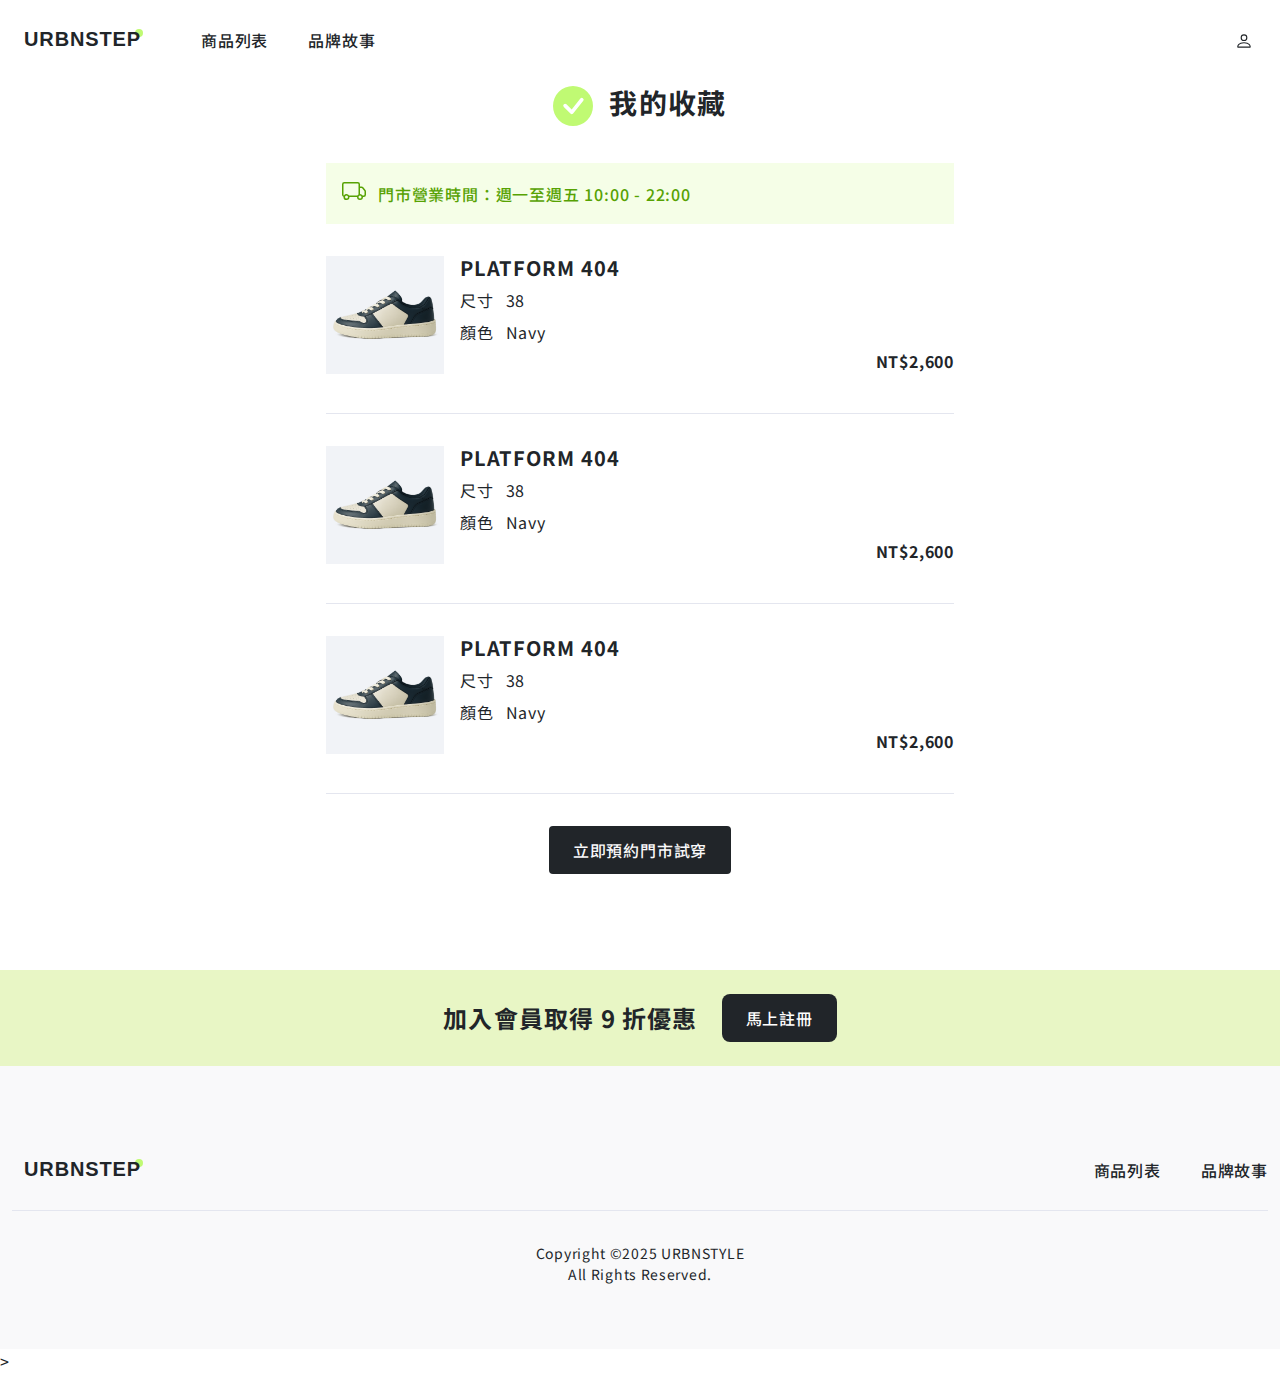
<file: favorites.html>
<!DOCTYPE html>
<html lang="zh-TW">
<head>
    <meta charset="UTF-8">
    <meta name="viewport" content="width=device-width, initial-scale=1.0">
    <title>URBNSTEP</title>
    <link rel="stylesheet" href="scss/all.css">
    <link rel="stylesheet" href="https://cdn.jsdelivr.net/npm/bootstrap-icons@1.11.3/font/bootstrap-icons.min.css">
    <script src="https://ajax.googleapis.com/ajax/libs/jquery/3.5.1/jquery.min.js"></script>
    <script src="https://cdnjs.cloudflare.com/ajax/libs/OwlCarousel2/2.3.4/owl.carousel.min.js"></script>
    <link rel="stylesheet" href="https://cdnjs.cloudflare.com/ajax/libs/OwlCarousel2/2.3.4/assets/owl.carousel.min.css">
    <link rel="stylesheet" href="https://cdnjs.cloudflare.com/ajax/libs/OwlCarousel2/2.3.4/assets/owl.theme.default.min.css">
</head>
<body>
    <div class="container">
        <header class="header d-f py-16 py-md-12 gap-48">
            <div class="logo">
                <a href="index.html" class="logo-text px-12 py-8">
                    URBNSTEP
                    <svg xmlns="http://www.w3.org/2000/svg" width="16" height="16" fill="currentColor" class="bi bi-circle-fill" viewBox="0 0 16 16"><circle cx="8" cy="8" r="8"/></svg>
                </a>                
            </div>                 
            <nav class="header-nav">
                <ul class="page_link d-f gap-40">
                    <a href="products.html" class="arrow arrow-left tw-label-md py-12 text-c-4"><li>商品列表</li></a>
                    <a href="about-us.html" class="arrow arrow-right tw-label-md py-12 text-c-4"><li>品牌故事</li></a>
                </ul>
            </nav>
            <div class="member me-a">
                <a href="login.html" class="member-icon p-15">
                    <svg xmlns="http://www.w3.org/2000/svg" width="18" height="18" fill="currentColor" class="bi bi-person" viewBox="0 0 16 16"><path d="M8 8a3 3 0 1 0 0-6 3 3 0 0 0 0 6m2-3a2 2 0 1 1-4 0 2 2 0 0 1 4 0m4 8c0 1-1 1-1 1H3s-1 0-1-1 1-4 6-4 6 3 6 4m-1-.004c-.001-.246-.154-.986-.832-1.664C11.516 10.68 10.289 10 8 10s-3.516.68-4.168 1.332c-.678.678-.83 1.418-.832 1.664z"/></svg>
                </a>
            </div>
        </header>
    </div>
    <div class="container">
        <main class="cart">
            <div class="content col-6 col-md-4 mx-a">
                <div class="titled d-f j-c-s-c gpa-16 mb-32">
                    <span class="check">
                        <svg xmlns="http://www.w3.org/2000/svg" width="40" height="40" fill="currentColor" class="bi bi-check-circle-fill text-c-2" viewBox="0 0 16 16"><path d="M16 8A8 8 0 1 1 0 8a8 8 0 0 1 16 0m-3.97-3.03a.75.75 0 0 0-1.08.022L7.477 9.417 5.384 7.323a.75.75 0 0 0-1.06 1.06L6.97 11.03a.75.75 0 0 0 1.079-.02l3.992-4.99a.75.75 0 0 0-.01-1.05z"/></svg>
                    </span>
                    <h3 class="tw-heading-h3">我的收藏</h3>
                </div>
            </div>
            <div class="note col-6 col-md-4 mx-a d-f align-items-c p-16 bg-c-2">
                <span class="truck mr-12">
                    <svg xmlns="http://www.w3.org/2000/svg" width="24" height="24" fill="currentColor" class="bi bi-truck text-c-5" viewBox="0 0 16 16"><path d="M0 3.5A1.5 1.5 0 0 1 1.5 2h9A1.5 1.5 0 0 1 12 3.5V5h1.02a1.5 1.5 0 0 1 1.17.563l1.481 1.85a1.5 1.5 0 0 1 .329.938V10.5a1.5 1.5 0 0 1-1.5 1.5H14a2 2 0 1 1-4 0H5a2 2 0 1 1-3.998-.085A1.5 1.5 0 0 1 0 10.5zm1.294 7.456A2 2 0 0 1 4.732 11h5.536a2 2 0 0 1 .732-.732V3.5a.5.5 0 0 0-.5-.5h-9a.5.5 0 0 0-.5.5v7a.5.5 0 0 0 .294.456M12 10a2 2 0 0 1 1.732 1h.768a.5.5 0 0 0 .5-.5V8.35a.5.5 0 0 0-.11-.312l-1.48-1.85A.5.5 0 0 0 13.02 6H12zm-9 1a1 1 0 1 0 0 2 1 1 0 0 0 0-2m9 0a1 1 0 1 0 0 2 1 1 0 0 0 0-2"/></svg>
                </span>
                <span class="text tw-label-md text-c-5">
                    門市營業時間：週一至週五 10:00 - 22:00
                </span>
            </div>
            <div class="product-info col-6 col-md-4 mx-a">
                <ul>
                    <li class="d-f gpa-16 my-32 pb-37 border-b">
                        <div class="image">
                            <img src="image/product.png" alt="">
                        </div>
                        <div class="product w-80">
                            <h5 class="tw-heading-h5 mb-8">PLATFORM 404</h5>
                            <div class="size mb-8">
                                <span class="tw-paragraph-md size mr-12">尺寸</span><span class="tw-paragraph-md number">38</span>
                            </div>
                            <div class="color mb-8">                            
                                <span class="tw-paragraph-md size mr-12">顏色</span><span class="tw-paragraph-md number">Navy</span>
                            </div>
                            <h6 class="tw-heading-h6 text-align-r">NT$2,600</h6>                       
                        </div>
                    </li>
                    <li class="d-f gpa-16 my-32 pb-37 border-b">
                        <div class="image">
                            <img src="image/product.png" alt="">
                        </div>
                        <div class="product w-80">
                            <h5 class="tw-heading-h5 mb-8">PLATFORM 404</h5>
                            <div class="size mb-8">
                                <span class="tw-paragraph-md size mr-12">尺寸</span><span class="tw-paragraph-md number">38</span>
                            </div>
                            <div class="color mb-8">                            
                                <span class="tw-paragraph-md size mr-12">顏色</span><span class="tw-paragraph-md number">Navy</span>
                            </div>
                            <h6 class="tw-heading-h6 text-align-r">NT$2,600</h6>                       
                        </div>
                    </li>
                    <li class="d-f gpa-16 my-32 pb-37 border-b">
                        <div class="image">
                            <img src="image/product.png" alt="">
                        </div>
                        <div class="product w-80">
                            <h5 class="tw-heading-h5 mb-8">PLATFORM 404</h5>
                            <div class="size mb-8">
                                <span class="tw-paragraph-md size mr-12">尺寸</span><span class="tw-paragraph-md number">38</span>
                            </div>
                            <div class="color mb-8">                            
                                <span class="tw-paragraph-md size mr-12">顏色</span><span class="tw-paragraph-md number">Navy</span>
                            </div>
                            <h6 class="tw-heading-h6 text-align-r">NT$2,600</h6>                       
                        </div>
                    </li>
                </ul>
            </div>
            <div class="button col-6 col-md-4 mx-a d-f j-c-s-c">
                <a href="#" class="lable px-24 py-12 d-i-b tw-label-md">立即預約門市試穿</a>
            </div>
        </main>
    </div>
    <div class="call-to-action pt-48 pt-md-24">
        <div class="call-content d-f py-24 mt-48 mu-md-0 j-c-s-c align-items-c">
            <h4 class="tw-heading-h4 mr-24 fz-md-20">加入會員取得 9 折優惠</h4>
            <a href="login.html" class="tw-label-md button-style bg-c-1 text-c-1">馬上註冊</a>
        </div>
    </div>
    <div class="bg-c-4 py-64 py-md-32">
        <div class="container">
            <footer class="footer header d-f a-i-md-s f-d-md-c j-c-s-b py-16 py-md-12">
                <div class="logo">
                    <a href="index.html" class="logo-text px-12 py-8">
                        URBNSTEP
                        <svg xmlns="http://www.w3.org/2000/svg" width="16" height="16" fill="currentColor" class="bi bi-circle-fill" viewBox="0 0 16 16"><circle cx="8" cy="8" r="8"/></svg>
                    </a>                
                </div>                 
                <nav class="footer-nav">
                    <ul class="page_link d-f f-d-md-c gap-40 gap-md-0">
                        <a href="products.html" class="arrow arrow-left tw-label-md py-12 px-md-12 text-c-4"><li>商品列表</li></a>
                        <a href="about-us.html" class="arrow arrow-right tw-label-md py-12 px-md-12 text-c-4"><li>品牌故事</li></a>
                    </ul>
                </nav>
            </footer>    
            <div class="copyright pt-32 border-t">
                <span class="tw-paragraph-sm d-b text-align-c">Copyright ©2025 URBNSTYLE</span>
                <span class="tw-paragraph-sm d-b text-align-c">All Rights Reserved.</span>
            </div>        
        </div>
    </div>>
</body>
<script src="js/all.js"></script>
</html>
</file>
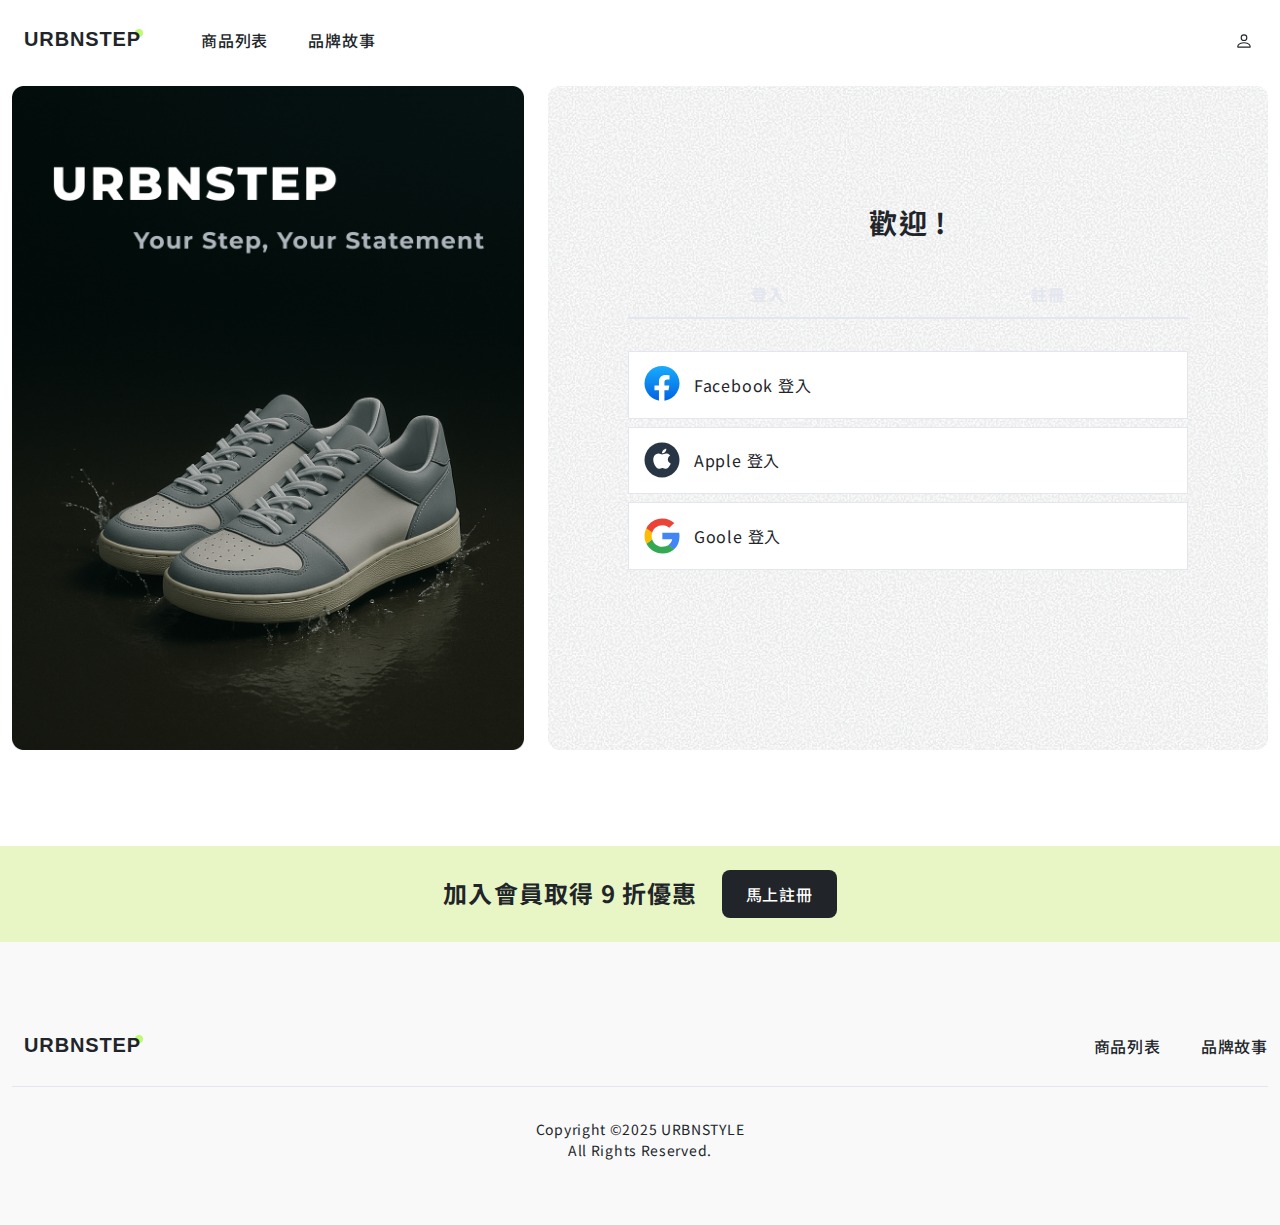
<file: login.html>
<!DOCTYPE html>
<html lang="zh-TW">
<head>
    <meta charset="UTF-8">
    <meta name="viewport" content="width=device-width, initial-scale=1.0">
    <title>URBNSTEP</title>
    <link rel="stylesheet" href="scss/all.css">
    <link rel="stylesheet" href="https://cdn.jsdelivr.net/npm/bootstrap-icons@1.11.3/font/bootstrap-icons.min.css">
    <script src="https://ajax.googleapis.com/ajax/libs/jquery/3.5.1/jquery.min.js"></script>
    <script src="https://cdnjs.cloudflare.com/ajax/libs/OwlCarousel2/2.3.4/owl.carousel.min.js"></script>
    <link rel="stylesheet" href="https://cdnjs.cloudflare.com/ajax/libs/OwlCarousel2/2.3.4/assets/owl.carousel.min.css">
    <link rel="stylesheet" href="https://cdnjs.cloudflare.com/ajax/libs/OwlCarousel2/2.3.4/assets/owl.theme.default.min.css">
</head>
<body>
    <div class="container">
        <header class="header d-f py-16 py-md-12 gap-48">
            <div class="logo">
                <a href="index.html" class="logo-text px-12 py-8">
                    URBNSTEP
                    <svg xmlns="http://www.w3.org/2000/svg" width="16" height="16" fill="currentColor" class="bi bi-circle-fill" viewBox="0 0 16 16"><circle cx="8" cy="8" r="8"/></svg>
                </a>                
            </div>                 
            <nav class="header-nav">
                <ul class="page_link d-f gap-40">
                    <a href="products.html" class="arrow arrow-left tw-label-md py-12 text-c-4"><li>商品列表</li></a>
                    <a href="about-us.html" class="arrow arrow-right tw-label-md py-12 text-c-4"><li>品牌故事</li></a>
                </ul>
            </nav>
            <div class="member me-a">
                <a href="login.html" class="member-icon p-15">
                    <svg xmlns="http://www.w3.org/2000/svg" width="18" height="18" fill="currentColor" class="bi bi-person" viewBox="0 0 16 16"><path d="M8 8a3 3 0 1 0 0-6 3 3 0 0 0 0 6m2-3a2 2 0 1 1-4 0 2 2 0 0 1 4 0m4 8c0 1-1 1-1 1H3s-1 0-1-1 1-4 6-4 6 3 6 4m-1-.004c-.001-.246-.154-.986-.832-1.664C11.516 10.68 10.289 10 8 10s-3.516.68-4.168 1.332c-.678.678-.83 1.418-.832 1.664z"/></svg>
                </a>
            </div>
        </header>
    </div>
    <div class="container">
        <main class="main">
            <div class="login d-f f-d-md-c">
                <div class="banner-image col-5 col-md-4 mr-24">
                    <div class="image">
                        <img src="image/login (1).png" alt="">
                    </div>
                    <div class="image-rwd">
                        <img src="image/login-sm.png" alt="">
                    </div>
                </div>
                <div class="login-content col-7 col-md-4">
                    <h3 class="tw-heading-h3 text-align-c mb-32">歡迎 !</h3>
                    <div class="tablist d-f mb-32">
                        <h6 class="tw-heading-h6 text-align-c w-50">
                            <a href="#" class="tab py-13 text-c-8 border-b-2">登入</a>
                        </h6>
                        <h6 class="tw-heading-h6 text-align-c w-50">
                            <a href="#" class="tab py-13 text-c-8 border-b-2">註冊</a>
                        </h6>
                    </div>
                    <div class="login-style">
                        <div class="facebook d-f align-items-c border mb-8">
                            <img src="image/facebook.svg" alt="">
                            <a href="#" class="text tw-paragraph-md">Facebook 登入</a>
                        </div>
                        <div class="facebook d-f align-items-c border mb-8">
                            <img src="image/apple.svg" alt="">
                            <a href="#" class="text tw-paragraph-md">Apple 登入</a>
                        </div>
                        <div class="facebook d-f align-items-c border mb-8">
                            <img src="image/google.svg" alt="">
                            <a href="#" class="text tw-paragraph-md">Goole 登入</a>
                        </div>
                    </div>
                </div>
            </div>
        </main>
    </div>
    <div class="call-to-action pt-48 pt-md-24">
        <div class="call-content d-f py-24 mt-48 mu-md-0 j-c-s-c align-items-c">
            <h4 class="tw-heading-h4 mr-24 fz-md-20">加入會員取得 9 折優惠</h4>
            <a href="login.html" class="tw-label-md button-style bg-c-1 text-c-1">馬上註冊</a>
        </div>
    </div>
    <div class="bg-c-4 py-64 py-md-32">
        <div class="container">
            <footer class="footer header d-f a-i-md-s f-d-md-c j-c-s-b py-16 py-md-12">
                <div class="logo">
                    <a href="index.html" class="logo-text px-12 py-8">
                        URBNSTEP
                        <svg xmlns="http://www.w3.org/2000/svg" width="16" height="16" fill="currentColor" class="bi bi-circle-fill" viewBox="0 0 16 16"><circle cx="8" cy="8" r="8"/></svg>
                    </a>                
                </div>                 
                <nav class="footer-nav">
                    <ul class="page_link d-f f-d-md-c gap-40 gap-md-0">
                        <a href="products.html" class="arrow arrow-left tw-label-md py-12 px-md-12 text-c-4"><li>商品列表</li></a>
                        <a href="about-us.html" class="arrow arrow-right tw-label-md py-12 px-md-12 text-c-4"><li>品牌故事</li></a>
                    </ul>
                </nav>
            </footer>    
            <div class="copyright pt-32 border-t">
                <span class="tw-paragraph-sm d-b text-align-c">Copyright ©2025 URBNSTYLE</span>
                <span class="tw-paragraph-sm d-b text-align-c">All Rights Reserved.</span>
            </div>        
        </div>
    </div>
</body>
<script src="js/all.js"></script>
</html>
</file>
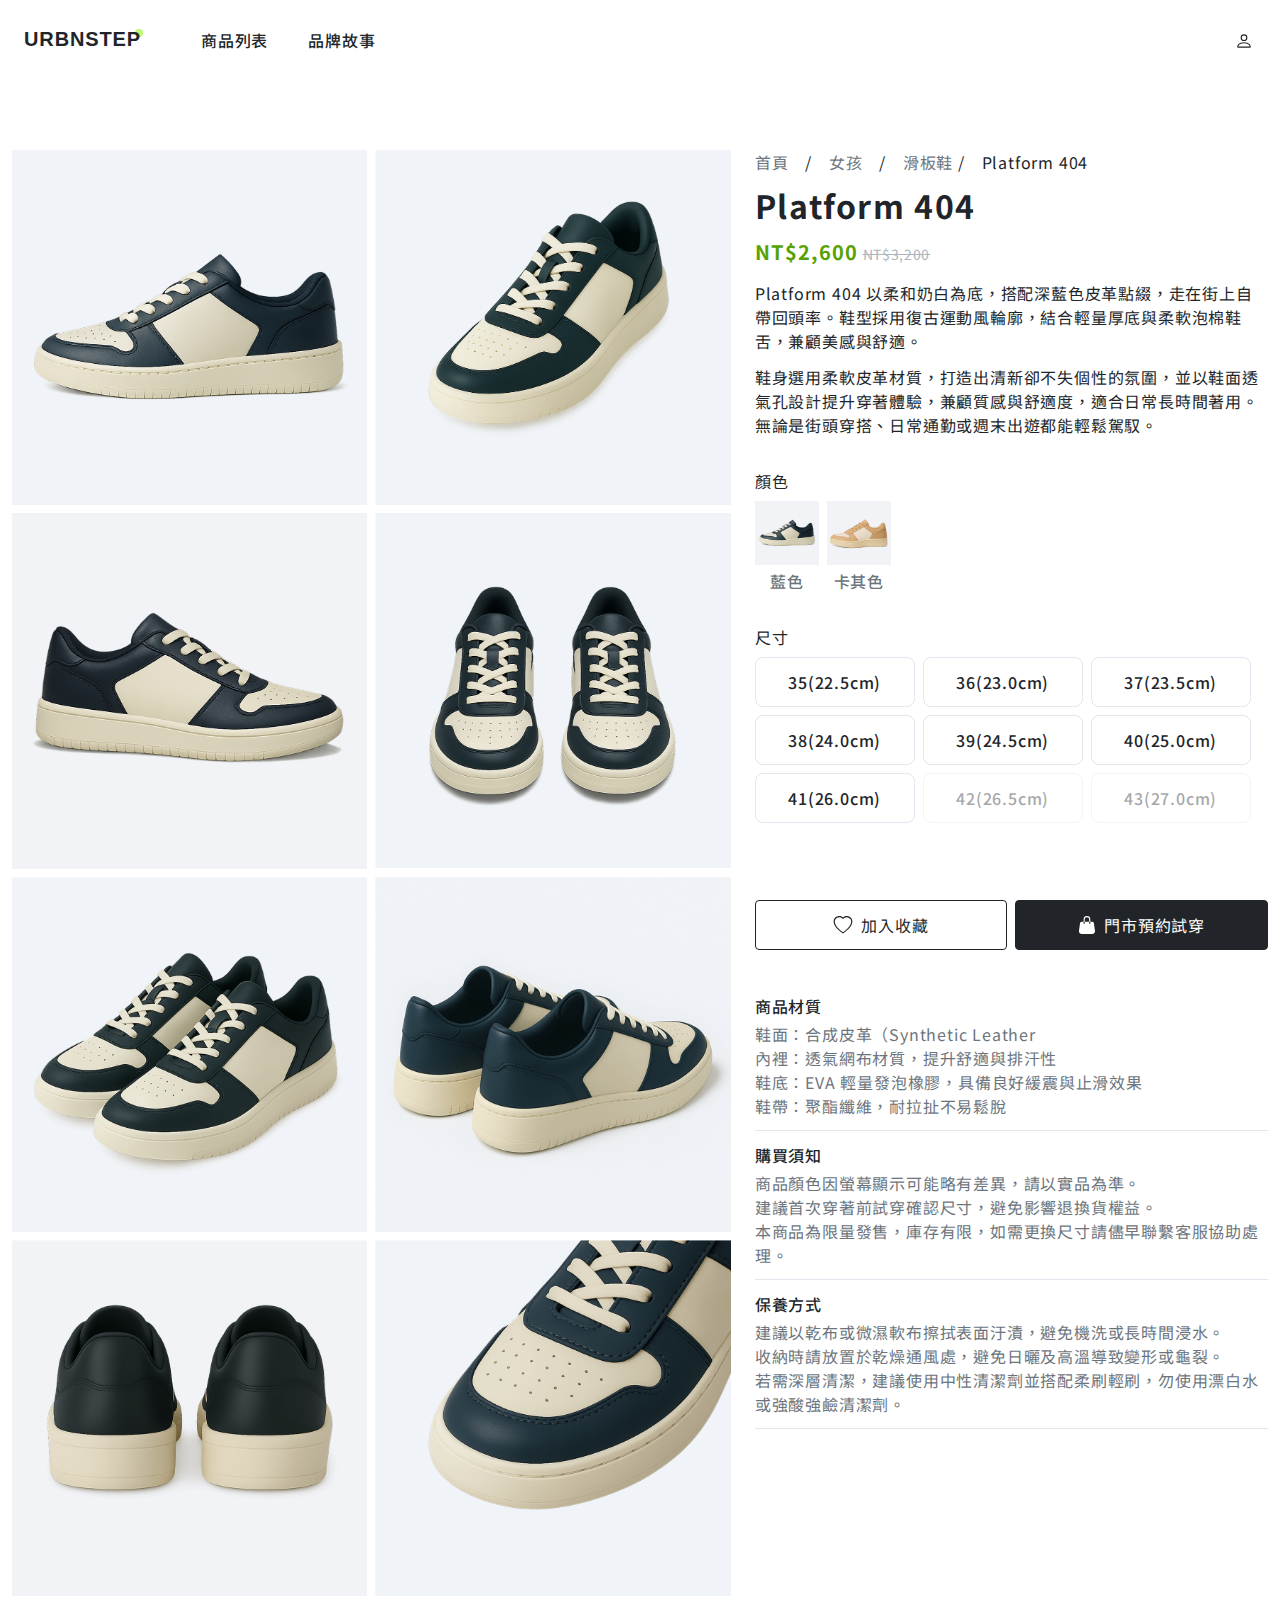
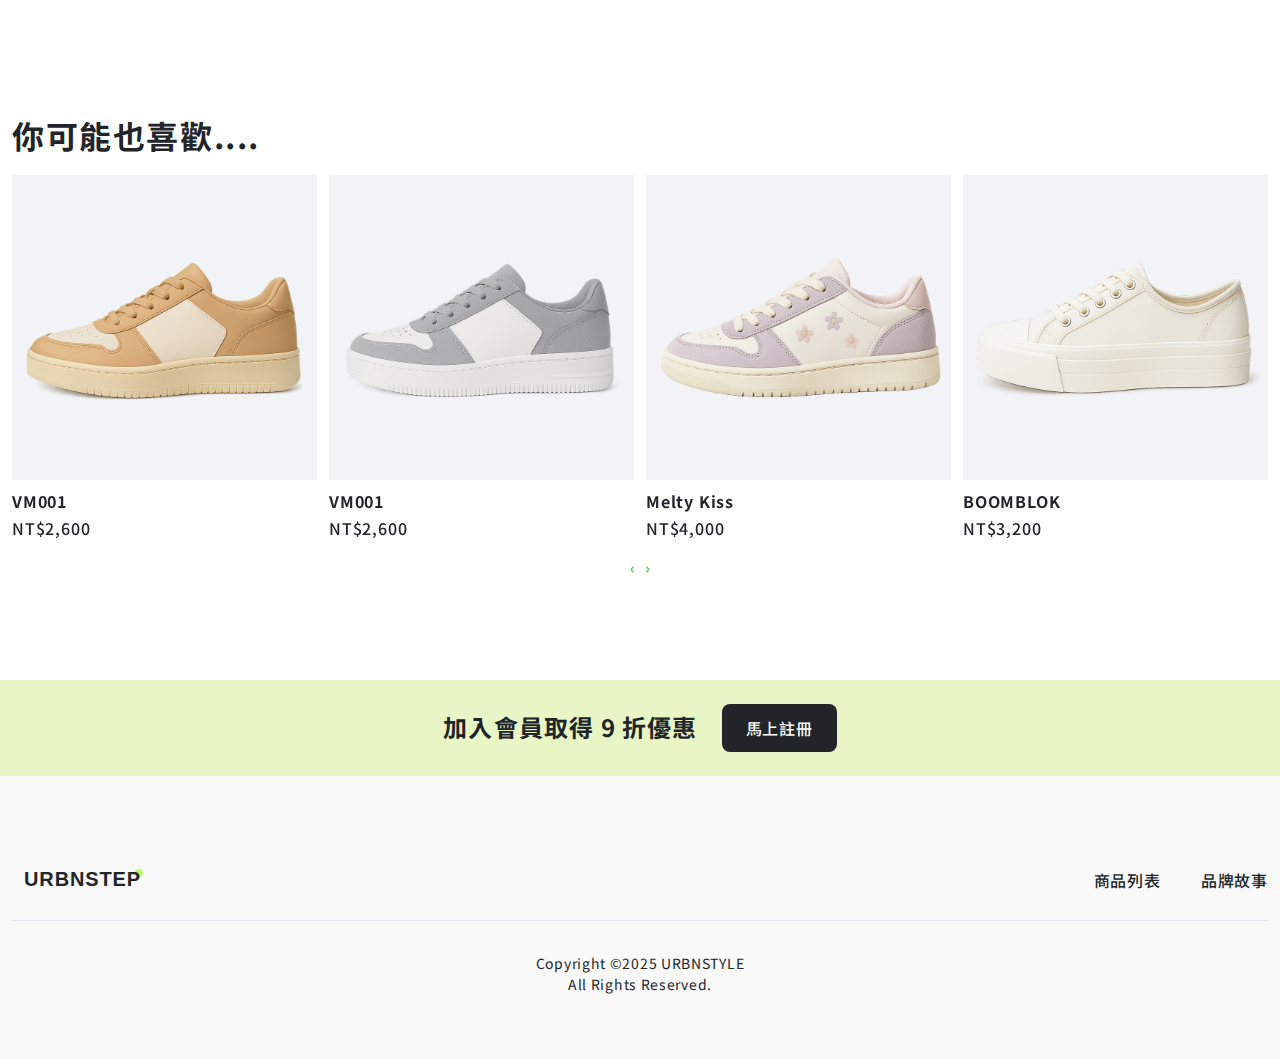
<file: products-detail.html>
<!DOCTYPE html>
<html lang="zh-TW">
<head>
    <meta charset="UTF-8">
    <meta name="viewport" content="width=device-width, initial-scale=1.0">
    <title>URBNSTEP</title>
    <link rel="stylesheet" href="scss/all.css">
    <link rel="stylesheet" href="https://cdn.jsdelivr.net/npm/bootstrap-icons@1.11.3/font/bootstrap-icons.min.css">
    <script src="https://ajax.googleapis.com/ajax/libs/jquery/3.5.1/jquery.min.js"></script>
    <script src="https://cdnjs.cloudflare.com/ajax/libs/OwlCarousel2/2.3.4/owl.carousel.min.js"></script>
    <link rel="stylesheet" href="https://cdnjs.cloudflare.com/ajax/libs/OwlCarousel2/2.3.4/assets/owl.carousel.min.css">
    <link rel="stylesheet" href="https://cdnjs.cloudflare.com/ajax/libs/OwlCarousel2/2.3.4/assets/owl.theme.default.min.css">
</head>
<body>
    <div class="container">
        <header class="header d-f py-16 py-md-12 gap-48">
            <div class="logo">
                <a href="index.html" class="logo-text px-12 py-8">
                    URBNSTEP
                    <svg xmlns="http://www.w3.org/2000/svg" width="16" height="16" fill="currentColor" class="bi bi-circle-fill" viewBox="0 0 16 16"><circle cx="8" cy="8" r="8"/></svg>
                </a>                
            </div>                 
            <nav class="header-nav">
                <ul class="page_link d-f gap-40">
                    <a href="products.html" class="arrow arrow-left tw-label-md py-12 text-c-4"><li>商品列表</li></a>
                    <a href="about-us.html" class="arrow arrow-right tw-label-md py-12 text-c-4"><li>品牌故事</li></a>
                </ul>
            </nav>
            <div class="member me-a">
                <a href="login.html" class="member-icon p-15">
                    <svg xmlns="http://www.w3.org/2000/svg" width="18" height="18" fill="currentColor" class="bi bi-person" viewBox="0 0 16 16"><path d="M8 8a3 3 0 1 0 0-6 3 3 0 0 0 0 6m2-3a2 2 0 1 1-4 0 2 2 0 0 1 4 0m4 8c0 1-1 1-1 1H3s-1 0-1-1 1-4 6-4 6 3 6 4m-1-.004c-.001-.246-.154-.986-.832-1.664C11.516 10.68 10.289 10 8 10s-3.516.68-4.168 1.332c-.678.678-.83 1.418-.832 1.664z"/></svg>
                </a>
            </div>
        </header>
    </div>   
    <div class="container my-64 mu-md-0 px-md-0">
        <main class="main">
            <div class="section-product-info d-f f-d-md-c">
                <div class="product-image col-7 d-n-md col-md-4 mr-24">
                    <ul class="image-list d-f f-w mx--4">
                        <li class="card col-6-px-8 mb-8">
                            <img src="image/image.png" alt="">
                        </li>
                        <li class="card col-6-px-8 mb-8">
                            <img src="image/image-1.png" alt="">
                        </li>
                        <li class="card col-6-px-8 mb-8">
                            <img src="image/image-2.png" alt="">
                        </li>
                        <li class="card col-6-px-8 mb-8">
                            <img src="image/image-3.png" alt="">
                        </li>
                        <li class="card col-6-px-8 mb-8">
                            <img src="image/image-4.png" alt="">
                        </li>
                        <li class="card col-6-px-8 mb-8">
                            <img src="image/image-5.png" alt="">
                        </li>
                        <li class="card col-6-px-8 mb-8">
                            <img src="image/image-6.png" alt="">
                        </li>
                        <li class="card col-6-px-8 mb-8">
                            <img src="image/image-7.png" alt="">
                        </li>
                    </ul>
                </div>
                <div class="product-image d-n d-b-md">                       
                    <ul class="image-list d-f f-w owl-carousel owl-theme">
                        <li class="card item">
                            <img src="image/image.png" alt="產品圖-1">
                        </li>
                        <li class="card item">
                            <img src="image/image-1.png" alt="產品圖-2">
                        </li>
                        <li class="card item">
                            <img src="image/image-2.png" alt="產品圖-3">
                        </li>
                        <li class="card item">
                            <img src="image/image-3.png" alt="產品圖-4">
                        </li>
                        <li class="card item">
                            <img src="image/image-4.png" alt="產品圖-5">
                        </li>
                        <li class="card item">
                            <img src="image/image-5.png" alt="產品圖-6">
                        </li>
                        <li class="card item">
                            <img src="image/image-6.png" alt="產品圖-7">
                        </li>
                        <li class="card item">
                            <img src="image/image-7.png" alt="產品圖-8">
                        </li>
                    </ul>                    
                </div>
                <div class="product-info col-5 col-md-4 px-md-12">
                    <div class="breadcrumb mb-12">
                        <a href="index.html" class="item d-i-b tw-paragraph-md pr-12 text-c-6">首頁</a>
                        <span class="tw-paragraph-md">/</span>
                        <a href="#" class="item d-i-b tw-paragraph-md px-12 text-c-6">女孩</a>
                        <span class="tw-paragraph-md">/</span>
                        <a href="#" class="item d-i-b tw-paragraph-md pe-12 text-c-6">滑板鞋</a>
                        <span class="tw-paragraph-md">/</span>
                        <a href="#" class="item d-i-b tw-paragraph-md pe-12 text-c-4">Platform 404</a>
                    </div>
                    <h2 class="tw-heading-h2 mb-16">Platform 404</h2>
                    <div class="price mb-16">
                        <span class="tw-heading-h5 text-c-5">NT$2,600</span>
                        <span class="tw-paragraph-sm text-c-3 t-d-l-t">NT$3,200</span>
                    </div>    
                    <div class="paragraph mb-32">
                        <article class="tw-paragraph-md d-b mb-12">
                            Platform 404 以柔和奶白為底，搭配深藍色皮革點綴，走在街上自帶回頭率。鞋型採用復古運動風輪廓，結合輕量厚底與柔軟泡棉鞋舌，兼顧美感與舒適。
                        </article>
                        <article class="tw-paragraph-md d-b">
                            鞋身選用柔軟皮革材質，打造出清新卻不失個性的氛圍，並以鞋面透氣孔設計提升穿著體驗，兼顧質感與舒適度，適合日常長時間著用。無論是街頭穿搭、日常通勤或週末出遊都能輕鬆駕馭。
                        </article>
                    </div> 
                    <div class="spec-cta mb-32">
                        <div class="spec-color mb-32">
                            <span class="tw-paragraph-md d-b mb-8 text-c-4">顏色</span>                        
                            <ul class="spec-coloe-wrapper d-f gpa-8">
                                <li class="option w-64">
                                    <a href="##" class="option-card d-b">
                                        <img src="image/product.png" alt="">
                                        <span class="text tw-label-md d-b mt-4 text-c-6 text-align-c">藍色</span>    
                                    </a>                                
                                </li>
                                <li class="option w-64">
                                    <a href="##" class="option-card d-b">
                                        <img src="image/product-1.png" alt="">
                                        <span class="text tw-label-md d-b mt-4 text-c-6 text-align-c">卡其色</span>
                                    </a>                                
                                </li>
                            </ul>
                        </div>
                        <div class="spec-size">
                            <span class="tw-paragraph-md d-b mb-8 text-c-4">尺寸</span>
                            <ul class="btn-size-wrapper text-align-c pb-29 mb-48 mu-md-0">
                                <li class="optiot size">
                                    <a href="##" class="size-text border border-r-8 tw-label-md py-12 px-24 text-c-4">35(22.5cm)</a>
                                    <span class="hint-quantity tw-paragraph-sm d-n text-c-7">僅剩三雙</span>
                                </li>
                                <li class="optiot size">
                                    <a href="##" class="size-text border border-r-8 tw-label-md py-12 px-24 text-c-4">36(23.0cm)</a>
                                    <span class="hint-quantity tw-paragraph-sm d-n text-c-7">數量充足</span>
                                </li>
                                <li class="optiot size">
                                    <a href="##" class="size-text border border-r-8 tw-label-md py-12 px-24 text-c-4">37(23.5cm)</a>
                                    <span class="hint-quantity tw-paragraph-sm d-n text-c-7">數量充足</span>
                                </li>
                                <li class="optiot size">
                                    <a href="##" class="size-text border border-r-8 tw-label-md py-12 px-24 text-c-4">38(24.0cm)</a>
                                    <span class="hint-quantity tw-paragraph-sm d-n text-c-7">僅剩三雙</span>
                                </li>
                                <li class="optiot size">
                                    <a href="##" class="size-text border border-r-8 tw-label-md py-12 px-24 text-c-4">39(24.5cm)</a>
                                    <span class="hint-quantity tw-paragraph-sm d-n text-c-7">僅剩三雙</span>
                                </li>
                                <li class="optiot size">
                                    <a href="##" class="size-text border border-r-8 tw-label-md py-12 px-24 text-c-4">40(25.0cm)</a>
                                    <span class="hint-quantity tw-paragraph-sm d-n text-c-7">僅剩二雙</span>
                                </li>
                                <li class="optiot size">
                                    <a href="##" class="size-text border border-r-8 tw-label-md py-12 px-24 text-c-4">41(26.0cm)</a>
                                    <span class="hint-quantity tw-paragraph-sm d-n text-c-7">僅剩三雙</span>
                                </li>
                                <li class="optiot size opacity-40">
                                    <a href="##" class="size-text border border-r-8 tw-label-md py-12 px-24 text-c-4">42(26.5cm)</a>
                                    <span class="hint-quantity tw-paragraph-sm d-n text-c-7">僅剩零雙</span>
                                </li>                                
                                <li class="optiot size opacity-40">
                                    <a href="##" class="size-text border border-r-8 tw-label-md py-12 px-24 text-c-4">43(27.0cm)</a>
                                    <span class="hint-quantity tw-paragraph-sm d-n text-c-7">僅剩零雙</span>
                                </li>
                            </ul>                            
                        </div>
                        <div class="btn-wrapper d-f gpa-8 align-items-c j-c-s-c">
                            <a href="#" class="w-50 wrapper btn-left text-align-c py-12 text-c-4">
                                <svg xmlns="http://www.w3.org/2000/svg" width="20" height="18.75" fill="currentColor" class="bi bi-heart" viewBox="0 0 16 16"><path d="m8 2.748-.717-.737C5.6.281 2.514.878 1.4 3.053c-.523 1.023-.641 2.5.314 4.385.92 1.815 2.834 3.989 6.286 6.357 3.452-2.368 5.365-4.542 6.286-6.357.955-1.886.838-3.362.314-4.385C13.486.878 10.4.28 8.717 2.01zM8 15C-7.333 4.868 3.279-3.04 7.824 1.143q.09.083.176.171a3 3 0 0 1 .176-.17C12.72-3.042 23.333 4.867 8 15"/></svg>
                                加入收藏
                            </a>
                            <a href="#" class="w-50 wrapper btn-right text-align-c py-12 text-c-1">
                                <svg xmlns="http://www.w3.org/2000/svg" width="17.94" height="20" fill="currentColor" class="bi bi-handbag-fill" viewBox="0 0 16 16"><path d="M8 1a2 2 0 0 0-2 2v2H5V3a3 3 0 1 1 6 0v2h-1V3a2 2 0 0 0-2-2M5 5H3.36a1.5 1.5 0 0 0-1.483 1.277L.85 13.13A2.5 2.5 0 0 0 3.322 16h9.355a2.5 2.5 0 0 0 2.473-2.87l-1.028-6.853A1.5 1.5 0 0 0 12.64 5H11v1.5a.5.5 0 0 1-1 0V5H6v1.5a.5.5 0 0 1-1 0z"/></svg>
                                門市預約試穿
                            </a>
                            <a href="favorites.html" class="w-50 wrapper btn-heart text-align-c py-12 text-c-4">
                                <svg xmlns="http://www.w3.org/2000/svg" width="24" height="22.5" fill="currentColor" class="bi bi-heart" viewBox="0 0 16 16"><path d="m8 2.748-.717-.737C5.6.281 2.514.878 1.4 3.053c-.523 1.023-.641 2.5.314 4.385.92 1.815 2.834 3.989 6.286 6.357 3.452-2.368 5.365-4.542 6.286-6.357.955-1.886.838-3.362.314-4.385C13.486.878 10.4.28 8.717 2.01zM8 15C-7.333 4.868 3.279-3.04 7.824 1.143q.09.083.176.171a3 3 0 0 1 .176-.17C12.72-3.042 23.333 4.867 8 15"/></svg>                          
                            </a>
                        </div>
                    </div>
                    <div class="accordion">
                        <div class="accordion-material py-12 border-b">
                            <span class="tw-label-md d-b text-c-4 mb-4">商品材質</span>
                            <span class="tw-paragraph-md d-b text-c-6">鞋面：合成皮革（Synthetic Leather</span>
                            <span class="tw-paragraph-md d-b text-c-6">內裡：透氣網布材質，提升舒適與排汗性</span>
                            <span class="tw-paragraph-md d-b text-c-6">鞋底：EVA 輕量發泡橡膠，具備良好緩震與止滑效果</span>
                            <span class="tw-paragraph-md d-b text-c-6">鞋帶：聚酯纖維，耐拉扯不易鬆脫</span>
                        </div>
                        <div class="accordion-notic py-12 border-b">
                            <span class="tw-label-md d-b text-c-4 mb-4">購買須知</span>
                            <span class="tw-paragraph-md d-b text-c-6">商品顏色因螢幕顯示可能略有差異，請以實品為準。</span>
                            <span class="tw-paragraph-md d-b text-c-6">建議首次穿著前試穿確認尺寸，避免影響退換貨權益。</span>
                            <span class="tw-paragraph-md d-b text-c-6">本商品為限量發售，庫存有限，如需更換尺寸請儘早聯繫客服協助處理。</span>                            
                        </div>
                        <div class="accordion-method py-12 border-b">
                            <span class="tw-label-md d-b text-c-4 mb-4">保養方式</span>
                            <span class="tw-paragraph-md d-b text-c-6">建議以乾布或微濕軟布擦拭表面汙漬，避免機洗或長時間浸水。</span>
                            <span class="tw-paragraph-md d-b text-c-6">收納時請放置於乾燥通風處，避免日曬及高溫導致變形或龜裂。</span>
                            <span class="tw-paragraph-md d-b text-c-6">若需深層清潔，建議使用中性清潔劑並搭配柔刷輕刷，勿使用漂白水或強酸強鹼清潔劑。</span>                            
                        </div>
                    </div>
                </div>
            </div>
        </main>
    </div>
    <div class="container">
        <div class="best-seller py-48">
            <h2 class="title tw-heading-h2 mb-21">你可能也喜歡....</h2>
            <ul class="card-wrapper d-f text-c-5 owl-carousel owl-theme">
                <li class="card item">
                    <a class="mb-12" href="products.html">
                        <img src="image/product-1.png" alt="鞋款-1">
                    </a>
                    <span class="tw-heading-h6 d-b text-c-4 mb-4">VM001</span>
                    <span class="tw-label-md d-b text-c-4">NT$2,600</span>
                </li>
                <li class="card item">
                    <a class="mb-12" href="products.html">
                        <img src="image/product-2.png" alt="鞋款-2">
                    </a>
                    <span class="tw-heading-h6 d-b text-c-4 mb-4">VM001</span>
                    <span class="tw-label-md d-b text-c-4">NT$2,600</span>
                </li>
                <li class="card item">
                    <a class="mb-12" href="products.html">
                        <img src="image/product-3.png" alt="鞋款-3">
                    </a>
                    <span class="tw-heading-h6 d-b text-c-4 mb-4">Melty Kiss</span>
                    <span class="tw-label-md d-b text-c-4">NT$4,000</span>
                </li>
                <li class="card item">
                    <a class="mb-12" href="products.html">
                        <img src="image/product-4.png" alt="鞋款-4">
                    </a>
                    <span class="tw-heading-h6 d-b text-c-4 mb-4">BOOMBLOK</span>
                    <span class="tw-label-md d-b text-c-4">NT$3,200</span>
                </li>
                <li class="card item">
                    <a class="mb-12" href="products.html">
                        <img src="image/product-5.png" alt="鞋款-5">
                    </a>
                    <span class="tw-heading-h6 d-b text-c-4 mb-4">Sugar Snap</span>
                    <span class="tw-label-md d-b text-c-4">NT$3,200</span>
                </li>
                <li class="card item">
                    <a class="mb-12" href="products.html">
                        <img src="image/product-6.png" alt="鞋款-6">
                    </a>
                    <span class="tw-heading-h6 d-b text-c-4 mb-4">Sugar Snap</span>
                    <span class="tw-label-md d-b text-c-4">NT$3,200</span>
                <li class="card item">
                    <a class="mb-12" href="products.html">
                        <img src="image/product-7.png" alt="鞋款-7">
                    </a>
                    <span class="tw-heading-h6 d-b text-c-4 mb-4">Sugar Snap</span>
                    <span class="tw-label-md d-b text-c-4">NT$3,200</span>
                </li>
            </ul>
        </div>
    </div>
    <div class="call-to-action pt-48 pt-md-24">
        <div class="call-content d-f py-24 mu-md-0 j-c-s-c align-items-c">
            <h4 class="tw-heading-h4 mr-24 fz-md-20">加入會員取得 9 折優惠</h4>
            <a href="login.html" class="tw-label-md button-style bg-c-1 text-c-1">馬上註冊</a>
        </div>
    </div>
    <div class="bg-c-4 py-64 py-md-32">
        <div class="container">
            <footer class="footer header d-f a-i-md-s f-d-md-c j-c-s-b py-16 py-md-12">
                <div class="logo">
                    <a href="index.html" class="logo-text px-12 py-8">
                        URBNSTEP
                        <svg xmlns="http://www.w3.org/2000/svg" width="16" height="16" fill="currentColor" class="bi bi-circle-fill" viewBox="0 0 16 16"><circle cx="8" cy="8" r="8"/></svg>
                    </a>                
                </div>                 
                <nav class="footer-nav">
                    <ul class="page_link d-f f-d-md-c gap-40 gap-md-0">
                        <a href="products.html" class="arrow arrow-left tw-label-md py-12 px-md-12 text-c-4"><li>商品列表</li></a>
                        <a href="about-us.html" class="arrow arrow-right tw-label-md py-12 px-md-12 text-c-4"><li>品牌故事</li></a>
                    </ul>
                </nav>
            </footer>    
            <div class="copyright pt-32 border-t">
                <span class="tw-paragraph-sm d-b text-align-c">Copyright ©2025 URBNSTYLE</span>
                <span class="tw-paragraph-sm d-b text-align-c">All Rights Reserved.</span>
            </div>        
        </div>
    </div>
</body>
<script src="js/all.js"></script>
</html>
</file>
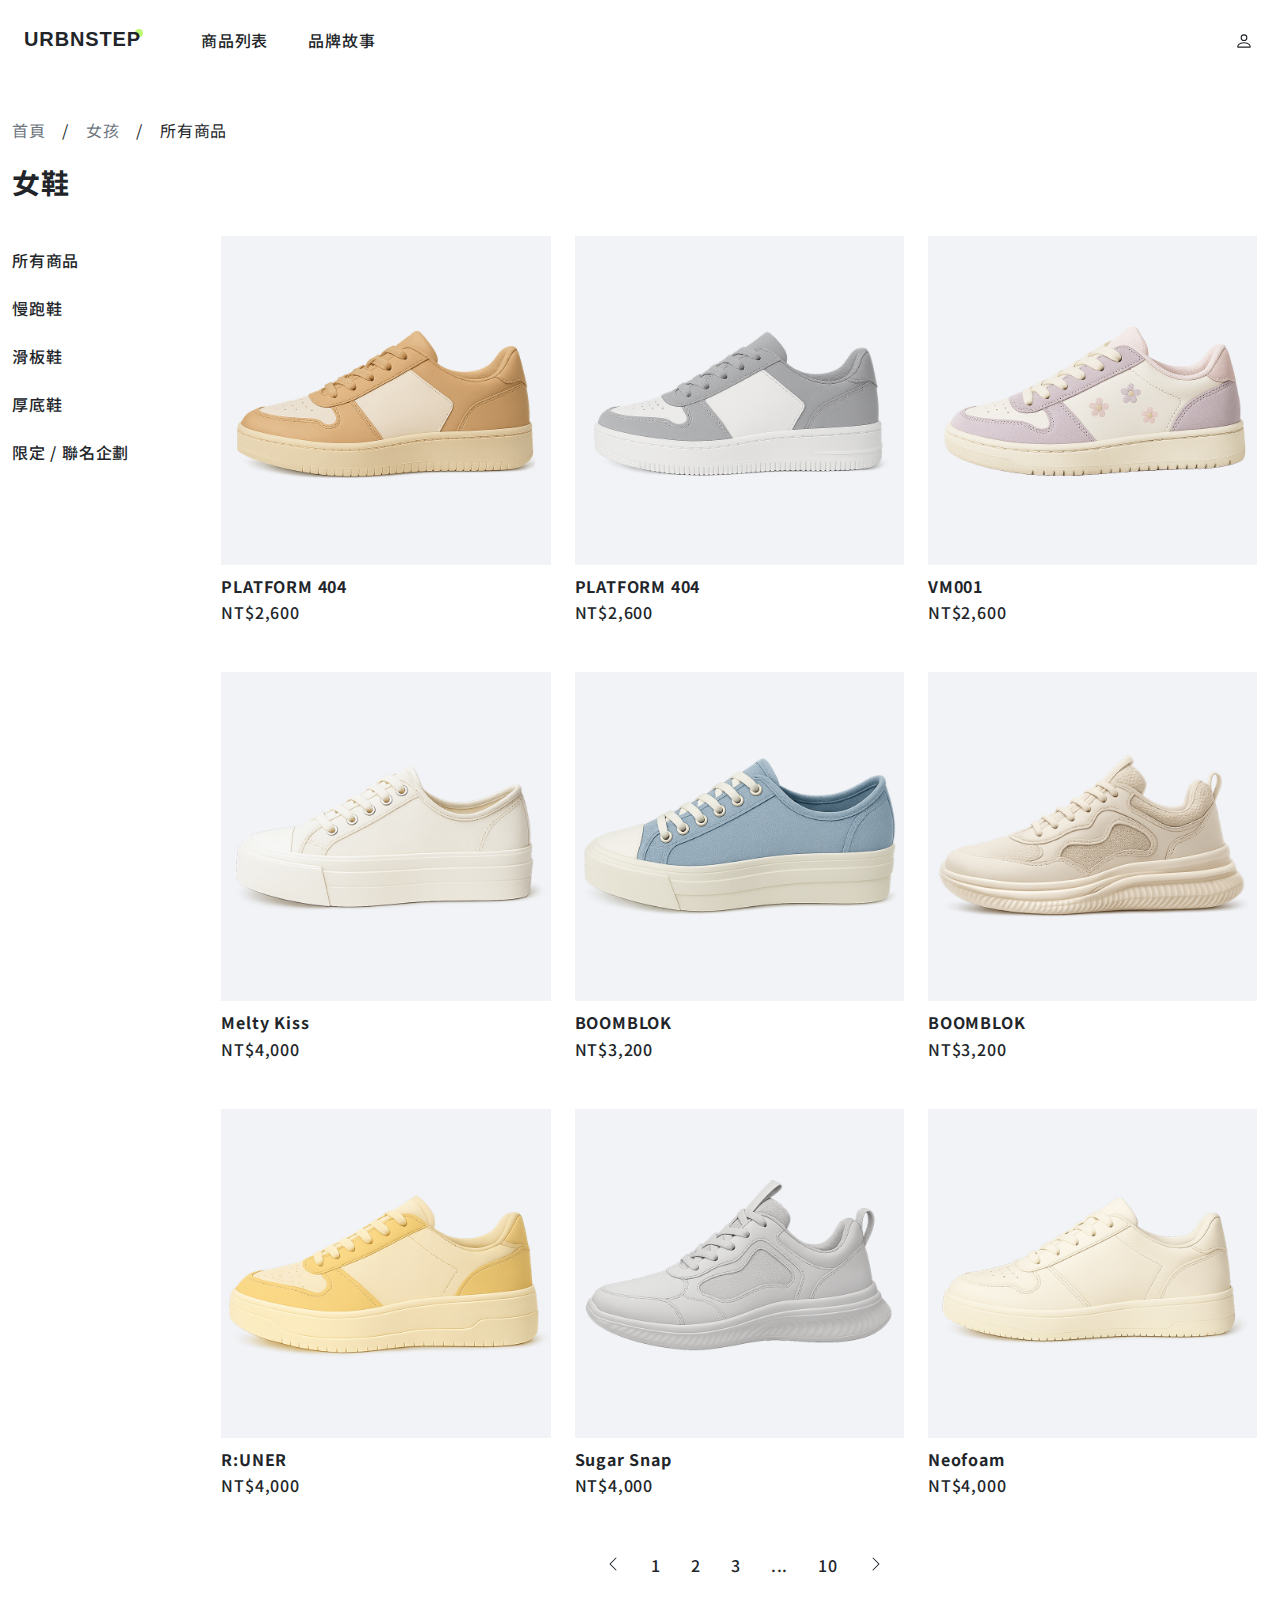
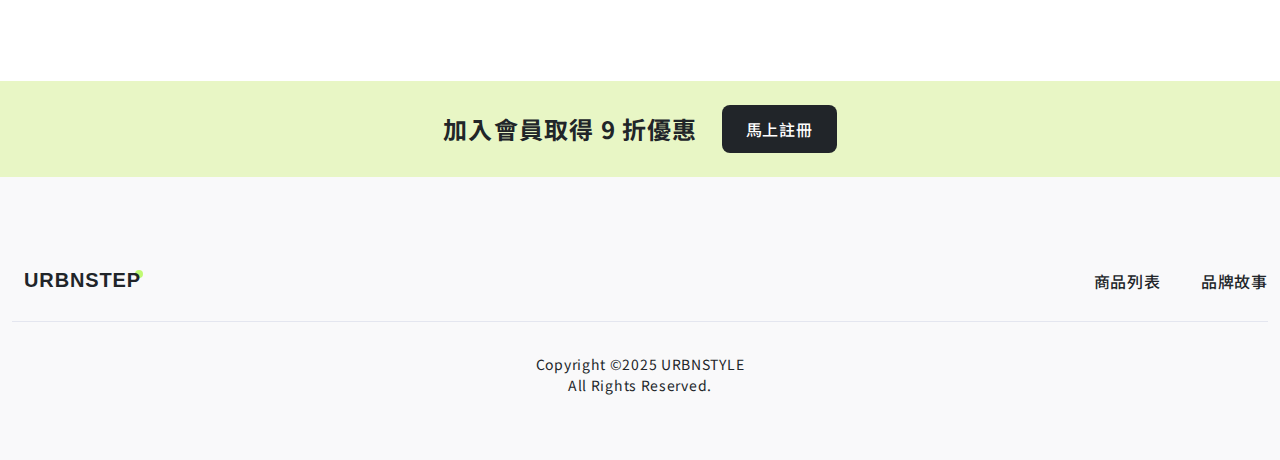
<file: products.html>
<!DOCTYPE html>
<html lang="zh-TW">
<head>
    <meta charset="UTF-8">
    <meta name="viewport" content="width=device-width, initial-scale=1.0">
    <title>URBNSTEP</title>
    <link rel="stylesheet" href="scss/all.css">
    <link rel="stylesheet" href="https://cdn.jsdelivr.net/npm/bootstrap-icons@1.11.3/font/bootstrap-icons.min.css">
    <script src="https://ajax.googleapis.com/ajax/libs/jquery/3.5.1/jquery.min.js"></script>
    <script src="https://cdnjs.cloudflare.com/ajax/libs/OwlCarousel2/2.3.4/owl.carousel.min.js"></script>
    <link rel="stylesheet" href="https://cdnjs.cloudflare.com/ajax/libs/OwlCarousel2/2.3.4/assets/owl.carousel.min.css">
    <link rel="stylesheet" href="https://cdnjs.cloudflare.com/ajax/libs/OwlCarousel2/2.3.4/assets/owl.theme.default.min.css">
</head>
<body>
    <div class="container">
        <header class="header d-f py-16 py-md-12 gap-48">
            <div class="logo">
                <a href="index.html" class="logo-text px-12 py-8">
                    URBNSTEP
                    <svg xmlns="http://www.w3.org/2000/svg" width="16" height="16" fill="currentColor" class="bi bi-circle-fill" viewBox="0 0 16 16"><circle cx="8" cy="8" r="8"/></svg>
                </a>                
            </div>                 
            <nav class="header-nav">
                <ul class="page_link d-f gap-40">
                    <a href="products.html" class="arrow arrow-left tw-label-md py-12 text-c-4"><li>商品列表</li></a>
                    <a href="about-us.html" class="arrow arrow-right tw-label-md py-12 text-c-4"><li>品牌故事</li></a>
                </ul>
            </nav>
            <div class="member me-a">
                <a href="login.html" class="member-icon p-15">
                    <svg xmlns="http://www.w3.org/2000/svg" width="18" height="18" fill="currentColor" class="bi bi-person" viewBox="0 0 16 16"><path d="M8 8a3 3 0 1 0 0-6 3 3 0 0 0 0 6m2-3a2 2 0 1 1-4 0 2 2 0 0 1 4 0m4 8c0 1-1 1-1 1H3s-1 0-1-1 1-4 6-4 6 3 6 4m-1-.004c-.001-.246-.154-.986-.832-1.664C11.516 10.68 10.289 10 8 10s-3.516.68-4.168 1.332c-.678.678-.83 1.418-.832 1.664z"/></svg>
                </a>
            </div>
        </header>
    </div>    
    <!--RWD page_link-->
    <nav class="header-nav nav-rwd">
        <ul class="page_link d-f gap-40">
            <a href="products.html" class="arrow arrow-left tw-label-md py-12 col-md-2"><li>商品列表</li></a>
            <a href="about-us.html" class="arrow arrow-right tw-label-md py-12 col-md-2"><li>品牌故事</li></a>
        </ul>
    </nav>
    <div class="container">
        <main class="main product-list">
            <div class="breadcrumb mt-32 mb-24">
                <a href="index.html" class="item d-i-b tw-paragraph-md pr-12 text-c-6">首頁</a>
                <span class="tw-paragraph-md">/</span>
                <a href="#" class="item d-i-b tw-paragraph-md px-12 text-c-6">女孩</a>
                <span class="tw-paragraph-md">/</span>
                <a href="#" class="item d-i-b tw-paragraph-md pe-12 text-c-4">所有商品</a>
            </div>
            <h3 class="title tw-heading-h3 mb-36">女鞋</h3>
            <div class="content-menu d-f">
                <div class="menu col-2 d-n-md">
                    <ul class="menu-list">
                        <li class="lable">
                            <a href="products.html" class="tw-label-md py-12 text-c-4">所有商品</a>
                        </li>
                        <li class="lable">
                            <a href="products.html" class="tw-label-md py-12 text-c-4">慢跑鞋</a>
                        </li>
                        <li class="lable">
                            <a href="products.html" class="tw-label-md py-12 text-c-4">滑板鞋</a>
                        </li>
                        <li class="lable">
                            <a href="products.html" class="tw-label-md py-12 text-c-4">厚底鞋</a>
                        </li>
                        <li class="lable">
                            <a href="products.html" class="tw-label-md py-12 text-c-4">限定 / 聯名企劃</a>
                        </li>
                    </ul>
                </div>
                <div class="content col-10 col-md-4">
                    <ul class="product-list d-f f-w mx--12 mx-md--6">
                        <li class="card col-4 col-md-2 mb-48">
                            <a href="products-detail.html" class="mb-12">
                                <img src="image/product-1.png" alt="鞋款-1">
                            </a>
                            <h6 class="tw-heading-h6 mb-4">PLATFORM 404</h6>
                            <a href="#" class="tw-label-md">NT$2,600</a>                            
                        </li>
                        <li class="card col-4 col-md-2 mb-48">
                            <a href="products-detail.html" class="mb-12">
                                <img src="image/product-2.png" alt="鞋款-2">
                            </a>
                            <h6 class="tw-heading-h6 mb-4">PLATFORM 404</h6>
                            <a href="#" class="tw-label-md">NT$2,600</a>
                        </li>
                        <li class="card col-4 col-md-2 mb-48">
                            <a href="products-detail.html" class="mb-12">
                                <img src="image/product-3.png" alt="鞋款-3">
                            </a>
                            <h6 class="tw-heading-h6 mb-4">VM001</h6>
                            <a href="#" class="tw-label-md">NT$2,600</a>
                        </li>
                        <li class="card col-4 col-md-2 mb-48">
                            <a href="products-detail.html" class="mb-12">
                                <img src="image/product-4.png" alt="鞋款-4">
                            </a>
                            <h6 class="tw-heading-h6 mb-4">Melty Kiss</h6>
                            <a href="products-detail.html" class="tw-label-md">NT$4,000</a>
                        </li>
                        <li class="card col-4 col-md-2 mb-48">
                            <a href="products-detail.html" class="mb-12">
                                <img src="image/product-5.png" alt="鞋款-5">
                            </a>
                            <h6 class="tw-heading-h6 mb-4">BOOMBLOK</h6>
                            <a href="products-detail.html" class="tw-label-md">NT$3,200</a>
                        </li>
                        <li class="card col-4 col-md-2 mb-48">
                            <a href="products-detail.html" class="mb-12">
                                <img src="image/product-6.png" alt="鞋款-6">
                            </a>
                            <h6 class="tw-heading-h6 mb-4">BOOMBLOK</h6>
                            <a href="products-detail.html" class="tw-label-md">NT$3,200</a>
                        </li>
                        <li class="card col-4 col-md-2 mb-48">
                            <a href="products-detail.html" class="mb-12">
                                <img src="image/product-7.png" alt="鞋款-7">
                            </a>
                            <h6 class="tw-heading-h6 mb-4">R:UNER</h6>
                            <a href="products-detail.html" class="tw-label-md">NT$4,000</a>
                        </li>
                        <li class="card col-4 col-md-2 mb-48">
                            <a href="products-detail.html" class="mb-12">
                                <img src="image/product-8.png" alt="鞋款-8">
                            </a>
                            <h6 class="tw-heading-h6 mb-4">Sugar Snap</h6>
                            <a href="products-detail.html" class="tw-label-md">NT$4,000</a>
                        </li>
                        <li class="card col-4 col-md-2 mb-48">
                            <a href="products-detail.html" class="mb-12">
                                <img src="image/product-9.png" alt="鞋款-9">
                            </a>
                            <h6 class="tw-heading-h6 mb-4">Neofoam</h6>
                            <a href="products-detail.html" class="tw-label-md">NT$4,000</a>
                        </li>
                    </ul>
                    <ul class="pagination d-f j-c-s-c">
                        <li>
                            <a href="#" class="page text-c-4 icon-button chevron-left py-8 px-15">
                                <svg xmlns="http://www.w3.org/2000/svg" width="16" height="16" fill="currentColor" class="bi bi-chevron-left" viewBox="0 0 16 16"><path fill-rule="evenodd" d="M11.354 1.646a.5.5 0 0 1 0 .708L5.707 8l5.647 5.646a.5.5 0 0 1-.708.708l-6-6a.5.5 0 0 1 0-.708l6-6a.5.5 0 0 1 .708 0"/></svg>
                            </a>
                        </li>
                        <li>
                            <a href="#" class="page text-c-4 tw-label-md py-8 px-15">1</a>
                        </li>
                        <li>
                            <a href="#" class="page text-c-4 tw-label-md py-8 px-15">2</a>
                        </li>
                        <li>
                            <a href="#" class="page text-c-4 tw-label-md py-8 px-15">3</a>
                        </li>
                        <li>
                            <a href="#" class="page text-c-4 tw-label-md py-8 px-15">...</a>
                        </li>
                        <li>
                            <a href="#" class="page text-c-4 tw-label-md py-8 px-15">10</a>
                        </li>
                        <li>
                            <a href="#" class="page text-c-4 icon-button chevron-right py-8 px-15">
                                <svg xmlns="http://www.w3.org/2000/svg" width="16" height="16" fill="currentColor" class="bi bi-chevron-right" viewBox="0 0 16 16"><path fill-rule="evenodd" d="M4.646 1.646a.5.5 0 0 1 .708 0l6 6a.5.5 0 0 1 0 .708l-6 6a.5.5 0 0 1-.708-.708L10.293 8 4.646 2.354a.5.5 0 0 1 0-.708"/></svg>
                            </a>
                        </li>
                    </ul>
                </div>
            </div>
        </main>
    </div>
    <div class="call-to-action pt-48 pt-md-24">
        <div class="call-content d-f py-24 mt-48 mu-md-0 j-c-s-c align-items-c">
            <h4 class="tw-heading-h4 mr-24 fz-md-20">加入會員取得 9 折優惠</h4>
            <a href="login.html" class="tw-label-md button-style bg-c-1 text-c-1">馬上註冊</a>
        </div>
    </div>
    <div class="bg-c-4 py-64 py-md-32">
        <div class="container">
            <footer class="footer header d-f a-i-md-s f-d-md-c j-c-s-b py-16 py-md-12">
                <div class="logo">
                    <a href="index.html" class="logo-text px-12 py-8">
                        URBNSTEP
                        <svg xmlns="http://www.w3.org/2000/svg" width="16" height="16" fill="currentColor" class="bi bi-circle-fill" viewBox="0 0 16 16"><circle cx="8" cy="8" r="8"/></svg>
                    </a>                
                </div>                 
                <nav class="footer-nav">
                    <ul class="page_link d-f f-d-md-c gap-40 gap-md-0">
                        <a href="products.html" class="arrow arrow-left tw-label-md py-12 px-md-12 text-c-4"><li>商品列表</li></a>
                        <a href="about-us.html" class="arrow arrow-right tw-label-md py-12 px-md-12 text-c-4"><li>品牌故事</li></a>
                    </ul>
                </nav>
            </footer>    
            <div class="copyright pt-32 border-t">
                <span class="tw-paragraph-sm d-b text-align-c">Copyright ©2025 URBNSTYLE</span>
                <span class="tw-paragraph-sm d-b text-align-c">All Rights Reserved.</span>
            </div>        
        </div>
    </div>
</body>
<script src="js/all.js"></script>
</html>
</file>
<file: scss/all.css>
@charset "UTF-8";
/*! normalize.css v8.0.1 | MIT License | github.com/necolas/normalize.css */
/* Document
   ========================================================================== */
/**
 * 1. Correct the line height in all browsers.
 * 2. Prevent adjustments of font size after orientation changes in iOS.
 */
@import url("https://fonts.googleapis.com/css2?family=Noto+Sans+TC:wght@100..900&display=swap");
@import url("https://fonts.googleapis.com/css2?family=Newsreader:ital,opsz,wght@0,6..72,200..800;1,6..72,200..800&family=Noto+Sans+TC:wght@100..900&family=Noto+Sans:ital,wght@0,100..900;1,100..900&family=Noto+Serif:ital,wght@0,100..900;1,100..900&family=UoqMunThenKhung&family=WDXL+Lubrifont+SC&family=Xanh+Mono:ital@0;1&display=swap");
@import url("https://fonts.googleapis.com/css2?family=Newsreader:ital,opsz,wght@0,6..72,200..800;1,6..72,200..800&family=Noto+Sans+TC:wght@100..900&family=Noto+Sans:ital,wght@0,100..900;1,100..900&family=Noto+Serif+TC:wght@200..900&family=Noto+Serif:ital,wght@0,100..900;1,100..900&family=UoqMunThenKhung&family=WDXL+Lubrifont+SC&family=Xanh+Mono:ital@0;1&display=swap");
html, body, div, span, applet, object, iframe,
h1, h2, h3, h4, h5, h6, p, blockquote, pre,
a, abbr, acronym, address, big, cite, code,
del, dfn, em, font, img, ins, kbd, q, s, samp,
small, strike, strong, sub, sup, tt, var,
dl, dt, dd, ol, ul, li,
fieldset, form, label, legend,
table, caption, tbody, tfoot, thead, tr, th, td {
  margin: 0;
  padding: 0;
  border: 0;
  outline: 0;
  font-weight: inherit;
  font-style: inherit;
  font-size: 100%;
  font-family: inherit;
  vertical-align: baseline;
}

html {
  line-height: 1.15; /* 1 */
  -webkit-text-size-adjust: 100%; /* 2 */
}

/* Sections
   ========================================================================== */
/**
 * Remove the margin in all browsers.
 */
body {
  margin: 0;
}

/**
 * Render the `main` element consistently in IE.
 */
main {
  display: block;
}

/**
 * Correct the font size and margin on `h1` elements within `section` and
 * `article` contexts in Chrome, Firefox, and Safari.
 */
h1 {
  font-size: 2em;
  margin-bottom: 0.75em;
}

/* Grouping content
   ========================================================================== */
/**
 * 1. Add the correct box sizing in Firefox.
 * 2. Show the overflow in Edge and IE.
 */
hr {
  box-sizing: content-box; /* 1 */
  height: 0; /* 1 */
  overflow: visible; /* 2 */
}

ul {
  list-style: none;
}

/**
 * 1. Correct the inheritance and scaling of font size in all browsers.
 * 2. Correct the odd `em` font sizing in all browsers.
 */
pre {
  font-family: monospace, monospace; /* 1 */
  font-size: 1em; /* 2 */
}

/* Text-level semantics
   ========================================================================== */
/**
 * Remove the gray background on active links in IE 10.
 */
a {
  background-color: transparent;
}

/**
 * 1. Remove the bottom border in Chrome 57-
 * 2. Add the correct text decoration in Chrome, Edge, IE, Opera, and Safari.
 */
abbr[title] {
  border-bottom: none; /* 1 */
  text-decoration: underline; /* 2 */
  -webkit-text-decoration: underline dotted;
          text-decoration: underline dotted; /* 2 */
}

/**
 * Add the correct font weight in Chrome, Edge, and Safari.
 */
b,
strong {
  font-weight: bolder;
}

/**
 * 1. Correct the inheritance and scaling of font size in all browsers.
 * 2. Correct the odd `em` font sizing in all browsers.
 */
code,
kbd,
samp {
  font-family: monospace, monospace; /* 1 */
  font-size: 1em; /* 2 */
}

/**
 * Add the correct font size in all browsers.
 */
small {
  font-size: 80%;
}

/**
 * Prevent `sub` and `sup` elements from affecting the line height in
 * all browsers.
 */
sub,
sup {
  font-size: 75%;
  line-height: 0;
  position: relative;
  vertical-align: baseline;
}

sub {
  bottom: -0.25em;
}

sup {
  top: -0.5em;
}

/* Embedded content
   ========================================================================== */
/**
 * Remove the border on images inside links in IE 10.
 */
img {
  border-style: none;
  max-width: 100%;
  -o-object-fit: cover;
     object-fit: cover;
}

/* Forms
   ========================================================================== */
/**
 * 1. Change the font styles in all browsers.
 * 2. Remove the margin in Firefox and Safari.
 */
button,
input,
optgroup,
select,
textarea {
  font-family: inherit; /* 1 */
  font-size: 100%; /* 1 */
  line-height: 1.15; /* 1 */
  margin: 0; /* 2 */
}

/**
 * Show the overflow in IE.
 * 1. Show the overflow in Edge.
 */
button,
input { /* 1 */
  overflow: visible;
}

/**
 * Remove the inheritance of text transform in Edge, Firefox, and IE.
 * 1. Remove the inheritance of text transform in Firefox.
 */
button,
select { /* 1 */
  text-transform: none;
}

/**
 * Correct the inability to style clickable types in iOS and Safari.
 */
button,
[type=button],
[type=reset],
[type=submit] {
  -webkit-appearance: button;
}

/**
 * Remove the inner border and padding in Firefox.
 */
button::-moz-focus-inner,
[type=button]::-moz-focus-inner,
[type=reset]::-moz-focus-inner,
[type=submit]::-moz-focus-inner {
  border-style: none;
  padding: 0;
}

/**
 * Restore the focus styles unset by the previous rule.
 */
button:-moz-focusring,
[type=button]:-moz-focusring,
[type=reset]:-moz-focusring,
[type=submit]:-moz-focusring {
  outline: 1px dotted ButtonText;
}

/**
 * Correct the padding in Firefox.
 */
fieldset {
  padding: 0.35em 0.75em 0.625em;
}

/**
 * 1. Correct the text wrapping in Edge and IE.
 * 2. Correct the color inheritance from `fieldset` elements in IE.
 * 3. Remove the padding so developers are not caught out when they zero out
 *    `fieldset` elements in all browsers.
 */
legend {
  box-sizing: border-box; /* 1 */
  color: inherit; /* 2 */
  display: table; /* 1 */
  max-width: 100%; /* 1 */
  padding: 0; /* 3 */
  white-space: normal; /* 1 */
}

/**
 * Add the correct vertical alignment in Chrome, Firefox, and Opera.
 */
progress {
  vertical-align: baseline;
}

/**
 * Remove the default vertical scrollbar in IE 10+.
 */
textarea {
  overflow: auto;
}

/**
 * 1. Add the correct box sizing in IE 10.
 * 2. Remove the padding in IE 10.
 */
[type=checkbox],
[type=radio] {
  box-sizing: border-box; /* 1 */
  padding: 0; /* 2 */
}

/**
 * Correct the cursor style of increment and decrement buttons in Chrome.
 */
[type=number]::-webkit-inner-spin-button,
[type=number]::-webkit-outer-spin-button {
  height: auto;
}

/**
 * 1. Correct the odd appearance in Chrome and Safari.
 * 2. Correct the outline style in Safari.
 */
[type=search] {
  -webkit-appearance: textfield; /* 1 */
  outline-offset: -2px; /* 2 */
}

/**
 * Remove the inner padding in Chrome and Safari on macOS.
 */
[type=search]::-webkit-search-decoration {
  -webkit-appearance: none;
}

/**
 * 1. Correct the inability to style clickable types in iOS and Safari.
 * 2. Change font properties to `inherit` in Safari.
 */
::-webkit-file-upload-button {
  -webkit-appearance: button; /* 1 */
  font: inherit; /* 2 */
}

/* Interactive
   ========================================================================== */
/*
 * Add the correct display in Edge, IE 10+, and Firefox.
 */
details {
  display: block;
}

/*
 * Add the correct display in all browsers.
 */
summary {
  display: list-item;
}

/* Misc
   ========================================================================== */
/**
 * Add the correct display in IE 10+.
 */
template {
  display: none;
}

/**
 * Add the correct display in IE 10.
 */
[hidden] {
  display: none;
}

/*頁首*/
.header .logo .logo-text {
  position: relative;
  z-index: 1;
  font-family: "Mina", sans-serif;
  font-size: 20px;
  font-weight: 700;
  line-height: 150%;
  letter-spacing: 0.044em;
  text-decoration: none;
  color: var(--color-neutral);
}
.header .logo .logo-text .bi-circle-fill {
  position: absolute;
  z-index: -1;
  top: 13px;
  right: 10px;
  width: 8px;
  height: 8px;
  color: var(--color-primary-300);
}
@media (max-width: 768px) {
  .header .header-nav {
    display: none;
  }
}
.header .header-nav .page_link .arrow:hover {
  opacity: 0.5;
  transition: opacity 0.5s;
}
.header .member .member-icon {
  color: var(--color-neutral-900);
}
.header .member .member-icon:hover {
  color: var(--color-primary-300);
}

/*RWD page_link*/
.nav-rwd {
  display: none;
}
@media (max-width: 768px) {
  .nav-rwd {
    display: block;
  }
  .nav-rwd .page_link {
    gap: 0px;
  }
  .nav-rwd .page_link .arrow-left {
    background-color: var(--color-primary-200);
    text-align: center;
  }
  .nav-rwd .page_link .arrow-right {
    background-color: var(--color-primary-100);
    text-align: center;
  }
}

.hero-section {
  background-image: url(../image/week3-4/banner.png);
  background-position: center;
  background-size: cover;
}
@media screen and (max-width: 768px) {
  .hero-section {
    background-image: url(../image/week3-4/banner-sm.png);
  }
}
.hero-section .hero-section-ctn {
  padding-top: 289px;
  padding-bottom: 288px;
  padding-left: 200px;
}
@media screen and (max-width: 768px) {
  .hero-section .hero-section-ctn {
    padding: 155px 24px;
  }
  .hero-section .hero-section-ctn h1 {
    font-size: 48px;
    margin-bottom: 8px;
  }
  .hero-section .hero-section-ctn h3 {
    font-size: 20px;
    margin-bottom: 32px;
  }
}
.hero-section .hero-section-ctn h1, .hero-section .hero-section-ctn h3 {
  color: var(--color-text-on-dark);
}
.hero-section .hero-section-ctn .button-style:hover {
  color: var(--color-primary-400);
  transition: color 1s;
}

.main .content-title .title {
  text-align: center;
}
.main .prouct img:hover {
  filter: contrast(0.7);
  transition: filter 0.5s;
}

.best-seller .card {
  position: relative;
}
.best-seller .card .bradge {
  position: absolute;
  top: 0px;
  left: 0px;
}
.best-seller .card img:hover {
  filter: contrast(0.9);
  transition: filter 0.5s;
}

.sale {
  background-image: url(../image/week3-4/banner-co-branded.png);
  background-position: center;
  background-size: cover;
}
.sale .button-style:hover {
  color: var(--color-primary-400);
  transition: color 1s;
}

.series .card-wrapper .card {
  position: relative;
}
.series .card-wrapper .card img {
  filter: brightness(60%);
}
.series .card-wrapper .card .label {
  width: 100%;
  position: absolute;
  top: 50%;
  left: 50%;
  transform: translate(-50%, -50%);
  z-index: 999;
}
.series .card-wrapper .card .label span:hover {
  color: #C0FF6A;
  transition: color 0.8s;
}

.style .card-wrapper {
  display: grid;
  grid-template-columns: 1fr 1fr 1fr 1fr 1fr 1fr;
  grid-template-rows: 1fr 1fr 1fr;
  gap: 8px;
}
@media screen and (max-width: 768px) {
  .style .card-wrapper {
    display: none;
  }
}
.style .card-wrapper .card-3 {
  grid-row: 2/4;
  grid-column: 1/3;
}
.style .card-wrapper .card-10 {
  grid-row: 1/3;
  grid-column: 5/7;
}

.call-to-action .call-content {
  background-color: var(--color-primary-200);
}
.call-to-action .call-content .button-style:hover {
  background-color: var(--color-neutral-500);
  transition: background-color 1s;
}

.footer .footer-nav .page_link .arrow:hover {
  opacity: 0.5;
  transition: opacity 0.5s;
}

/*頁首*/
.header .logo .logo-text {
  position: relative;
  z-index: 1;
  font-family: "Mina", sans-serif;
  font-size: 20px;
  font-weight: 700;
  line-height: 150%;
  letter-spacing: 0.044em;
  text-decoration: none;
  color: var(--color-neutral);
}
.header .logo .logo-text .bi-circle-fill {
  position: absolute;
  z-index: -1;
  top: 13px;
  right: 10px;
  width: 8px;
  height: 8px;
  color: var(--color-primary-300);
}
@media (max-width: 768px) {
  .header .header-nav {
    display: none;
  }
}
.header .header-nav .page_link .arrow:hover {
  opacity: 0.5;
  transition: opacity 0.5s;
}
.header .member .member-icon {
  color: var(--color-neutral-900);
}
.header .member .member-icon:hover {
  color: var(--color-primary-300);
}

/*RWD page_link*/
.nav-rwd {
  display: none;
}
@media (max-width: 768px) {
  .nav-rwd {
    display: block;
  }
  .nav-rwd .page_link {
    gap: 0px;
  }
  .nav-rwd .page_link .arrow-left {
    background-color: var(--color-primary-200);
    text-align: center;
  }
  .nav-rwd .page_link .arrow-right {
    background-color: var(--color-primary-100);
    text-align: center;
  }
}

.main .breadcrumb .item:hover {
  color: var(--color-primary-400);
}
.main .content-menu .menu a:hover {
  color: var(--color-primary-400);
}
.main .content-menu .pagination .page:hover {
  background-color: var(--color-neutral-300);
}
.main .content-menu .pagination .page:focus {
  background-color: var(--color-primary-300);
}

.call-to-action .call-content {
  background-color: var(--color-primary-200);
}
.call-to-action .call-content .button-style:hover {
  background-color: var(--color-neutral-500);
  transition: background-color 1s;
}

.footer .footer-nav .page_link .arrow:hover {
  opacity: 0.5;
  transition: opacity 0.5s;
}

/*頁首*/
.header .logo .logo-text {
  position: relative;
  z-index: 1;
  font-family: "Mina", sans-serif;
  font-size: 20px;
  font-weight: 700;
  line-height: 150%;
  letter-spacing: 0.044em;
  text-decoration: none;
  color: var(--color-neutral);
}
.header .logo .logo-text .bi-circle-fill {
  position: absolute;
  z-index: -1;
  top: 13px;
  right: 10px;
  width: 8px;
  height: 8px;
  color: var(--color-primary-300);
}
@media (max-width: 768px) {
  .header .header-nav {
    display: none;
  }
}
.header .header-nav .page_link .arrow:hover {
  opacity: 0.5;
  transition: opacity 0.5s;
}
.header .member .member-icon {
  color: var(--color-neutral-900);
}
.header .member .member-icon:hover {
  color: var(--color-primary-300);
}

/*RWD page_link*/
.nav-rwd {
  display: none;
}
@media (max-width: 768px) {
  .nav-rwd {
    display: block;
  }
  .nav-rwd .page_link {
    gap: 0px;
  }
  .nav-rwd .page_link .arrow-left {
    background-color: var(--color-primary-200);
    text-align: center;
  }
  .nav-rwd .page_link .arrow-right {
    background-color: var(--color-primary-100);
    text-align: center;
  }
}

.main .spec-cta .option-card:hover img {
  filter: contrast(1.1);
  transition: filter 0.5s;
}
.main .spec-cta .option-card:focus img {
  border: 1px solid var(--color-neutral-900);
}
.main .spec-cta .option-card:focus .text {
  color: var(--color-neutral-900);
}
.main .spec-cta .btn-size-wrapper {
  position: relative;
  display: grid;
  gap: 8px;
  grid-template-columns: 160px 160px 160px;
  grid-template-rows: 1fr 1fr;
}
@media screen and (max-width: 768px) {
  .main .spec-cta .btn-size-wrapper {
    grid-template-columns: 160px 160px;
  }
}
.main .spec-cta .btn-size-wrapper .optiot:hover .hint-quantity {
  display: block;
}
.main .spec-cta .btn-size-wrapper .size-text:hover {
  border-color: var(--color-neutral-600);
}
.main .spec-cta .btn-size-wrapper .size-text:focus {
  border-color: var(--color-neutral-600);
}
.main .spec-cta .btn-size-wrapper .hint-quantity {
  position: absolute;
  left: 0px;
  bottom: 0px;
}
.main .spec-cta .btn-wrapper .wrapper {
  border: 1px solid var(--color-neutral-900);
  border-radius: 4px;
  gap: 8px;
  display: inline-flex;
  align-items: center;
  justify-content: center;
}
@media screen and (max-width: 768px) {
  .main .spec-cta .btn-wrapper .btn-left {
    display: none;
  }
}
.main .spec-cta .btn-wrapper .btn-left:hover {
  background-color: var(--color-neutral-900);
  color: var(--color-neutral-0);
}
.main .spec-cta .btn-wrapper .btn-right {
  background-color: var(--color-neutral-900);
}
@media screen and (max-width: 768px) {
  .main .spec-cta .btn-wrapper .btn-right {
    width: 100%;
  }
}
.main .spec-cta .btn-wrapper .btn-right:hover {
  opacity: 0.5;
}
.main .spec-cta .btn-wrapper .btn-heart {
  display: none;
}
@media screen and (max-width: 768px) {
  .main .spec-cta .btn-wrapper .btn-heart {
    width: 0;
    display: block;
    border: 0px;
    width: 48px;
    height: 48px;
  }
}

.best-seller .card {
  position: relative;
}
.best-seller .card .bradge {
  position: absolute;
  top: 0px;
  left: 0px;
}
.best-seller .card img:hover {
  filter: contrast(0.9);
  transition: filter 0.5s;
}

.call-to-action .call-content {
  background-color: var(--color-primary-200);
}
.call-to-action .call-content .button-style:hover {
  background-color: var(--color-neutral-500);
  transition: background-color 1s;
}

.footer .footer-nav .page_link .arrow:hover {
  opacity: 0.5;
  transition: opacity 0.5s;
}

/*頁首*/
.header .logo .logo-text {
  position: relative;
  z-index: 1;
  font-family: "Mina", sans-serif;
  font-size: 20px;
  font-weight: 700;
  line-height: 150%;
  letter-spacing: 0.044em;
  text-decoration: none;
  color: var(--color-neutral);
}
.header .logo .logo-text .bi-circle-fill {
  position: absolute;
  z-index: -1;
  top: 13px;
  right: 10px;
  width: 8px;
  height: 8px;
  color: var(--color-primary-300);
}
@media (max-width: 768px) {
  .header .header-nav {
    display: none;
  }
}
.header .header-nav .page_link .arrow:hover {
  opacity: 0.5;
  transition: opacity 0.5s;
}
.header .member .member-icon {
  color: var(--color-neutral-900);
}
.header .member .member-icon:hover {
  color: var(--color-primary-300);
}

.page-title {
  background-image: url(../image/hero.png);
  background-position: center;
  background-size: cover;
}
@media screen and (max-width: 768px) {
  .page-title {
    background-image: url(../image/hero-image.png);
  }
}

.main .history ul {
  list-style-type: disc;
  list-style-position: inside;
  padding-left: 8px;
}
.main .history ul li .year {
  padding-right: 8px;
}
.main .history ul li .label {
  padding-left: 8px;
  border-left: 1px solid var(--color-neutral-900);
}

.call-to-action .call-content {
  background-color: var(--color-primary-200);
}
.call-to-action .call-content .button-style:hover {
  background-color: var(--color-neutral-500);
  transition: background-color 1s;
}

.footer .footer-nav .page_link .arrow:hover {
  opacity: 0.5;
  transition: opacity 0.5s;
}

/*頁首*/
.header .logo .logo-text {
  position: relative;
  z-index: 1;
  font-family: "Mina", sans-serif;
  font-size: 20px;
  font-weight: 700;
  line-height: 150%;
  letter-spacing: 0.044em;
  text-decoration: none;
  color: var(--color-neutral);
}
.header .logo .logo-text .bi-circle-fill {
  position: absolute;
  z-index: -1;
  top: 13px;
  right: 10px;
  width: 8px;
  height: 8px;
  color: var(--color-primary-300);
}
@media (max-width: 768px) {
  .header .header-nav {
    display: none;
  }
}
.header .header-nav .page_link .arrow:hover {
  opacity: 0.5;
  transition: opacity 0.5s;
}
.header .member .member-icon {
  color: var(--color-neutral-900);
}
.header .member .member-icon:hover {
  color: var(--color-primary-300);
}

.cart .product-info .image {
  width: 120px;
  height: 120px;
}
.cart .button .lable {
  background-color: var(--color-neutral-900);
  border-radius: 4px;
  color: var(--color-neutral-100);
  margin-left: auto;
  margin-right: auto;
}

.call-to-action .call-content {
  background-color: var(--color-primary-200);
}
.call-to-action .call-content .button-style:hover {
  background-color: var(--color-neutral-500);
  transition: background-color 1s;
}

.footer .footer-nav .page_link .arrow:hover {
  opacity: 0.5;
  transition: opacity 0.5s;
}

/*頁首*/
.header .logo .logo-text {
  position: relative;
  z-index: 1;
  font-family: "Mina", sans-serif;
  font-size: 20px;
  font-weight: 700;
  line-height: 150%;
  letter-spacing: 0.044em;
  text-decoration: none;
  color: var(--color-neutral);
}
.header .logo .logo-text .bi-circle-fill {
  position: absolute;
  z-index: -1;
  top: 13px;
  right: 10px;
  width: 8px;
  height: 8px;
  color: var(--color-primary-300);
}
@media (max-width: 768px) {
  .header .header-nav {
    display: none;
  }
}
.header .header-nav .page_link .arrow:hover {
  opacity: 0.5;
  transition: opacity 0.5s;
}
.header .member .member-icon {
  color: var(--color-neutral-900);
}
.header .member .member-icon:hover {
  color: var(--color-primary-300);
}

@media screen and (max-width: 765px) {
  .main .banner-image .image {
    display: none;
  }
}
.main .banner-image .image-rwd {
  display: none;
}
@media screen and (max-width: 765px) {
  .main .banner-image .image-rwd {
    display: block;
  }
}
.main .login-content {
  background-image: url(../image/login-bg.png);
  background-position: center;
  background-size: cover;
  border-radius: 12px;
  padding: 120px 80px;
}
@media screen and (max-width: 768px) {
  .main .login-content {
    border-radius: 0px;
    background-image: none;
    padding: 32px;
  }
}
.main .login-content .tab:hover {
  color: var(--color-neutral-900);
  border-color: var(--color-neutral-900);
}
.main .login-content .tab:focus {
  color: var(--color-neutral-900);
  border-color: var(--color-neutral-900);
}
.main .login-content .login-style .facebook {
  padding: 12.9px;
  background-color: var(--color-neutral-0);
}
.main .login-content .login-style .facebook .text {
  margin-left: 12px;
}

.cart .product-info .image {
  width: 120px;
  height: 120px;
}
.cart .button .lable {
  background-color: var(--color-neutral-900);
  border-radius: 4px;
  color: var(--color-neutral-100);
  margin-left: auto;
  margin-right: auto;
}

.call-to-action .call-content {
  background-color: var(--color-primary-200);
}
.call-to-action .call-content .button-style:hover {
  background-color: var(--color-neutral-500);
  transition: background-color 1s;
}

.footer .footer-nav .page_link .arrow:hover {
  opacity: 0.5;
  transition: opacity 0.5s;
}

:root {
  /* Primary 色階 */
  --color-primary-100: #f5fee7;
  --color-primary-200: #e8f6c5;
  --color-primary-300: #c0fa73;
  --color-primary-400: #57a203;
  --color-primary-500: #477a11;
  /* Neutral 色階 */
  --color-neutral-0: #ffffff;
  --color-neutral-100: #f9f9fa;
  --color-neutral-200: #f3f4f6;
  --color-neutral-300: #e4e6ef;
  --color-neutral-400: #ced4da;
  --color-neutral-500: #adb5bd;
  --color-neutral-600: #6c757d;
  --color-neutral-700: #495057;
  --color-neutral-800: #343a40;
  --color-neutral-900: #212529;
  /* Functional 色階 */
  --color-danger-100: #fcf1f1;
  --color-danger-200: #eba7a7;
  --color-danger-300: #e86c6f;
  --color-success-100: #f8fff4;
  --color-success-200: #9ad1ba;
  --color-success-300: #36a375;
  --color-warning-100: #fff6ec;
  --color-warning-200: #f9c588;
  --color-warning-300: #f3b812;
  --color-info-100: #eff5fc;
  --color-info-200: #97c3ed;
  --color-info-300: #3087db;
  /* Text */
  --color-text-primary: #212529; /* Neutral/900 */
  --color-text-secondary: #6c757d; /* Neutral/600 */
  --color-text-muted: #adb5bd; /* Neutral/500 */
  --color-text-highlight: #c0fa73; /* Primary/300 */
  --color-text-on-dark: #ffffff; /* Neutral/White */
}

/* Display */
.display-1 {
  font-size: 64px;
  line-height: 120%;
  letter-spacing: 0.05em;
  font-weight: 700; /* Bold */
}

.display-2 {
  font-size: 48px;
  line-height: 120%;
  letter-spacing: 0.05em;
  font-weight: 700; /* Bold */
}

/* Headings */
.tw-heading-h1 {
  font-size: 40px;
  line-height: 120%;
  letter-spacing: 0.05em;
  font-weight: 700; /* Bold */
}

.tw-heading-h2 {
  font-size: 32px;
  line-height: 120%;
  letter-spacing: 0.05em;
  font-weight: 700; /* Bold */
}

.tw-heading-h3 {
  font-size: 28px;
  line-height: 120%;
  letter-spacing: 0.05em;
  font-weight: 700; /* Bold */
}

.tw-heading-h4 {
  font-size: 24px;
  line-height: 120%;
  letter-spacing: 0.05em;
  font-weight: 700; /* Bold */
}

.tw-heading-h5 {
  font-size: 20px;
  line-height: 120%;
  letter-spacing: 0.05em;
  font-weight: 700; /* Bold */
}

.tw-heading-h6 {
  font-size: 16px;
  line-height: 120%;
  letter-spacing: 0.05em;
  font-weight: 700; /* Bold */
}

/* Labels */
.tw-label-lg {
  font-size: 20px;
  line-height: 150%;
  letter-spacing: 0.05em;
  font-weight: 500; /* Medium */
}

.tw-label-md {
  font-size: 16px;
  line-height: 150%;
  letter-spacing: 0.05em;
  font-weight: 500; /* Medium */
}

.tw-label-sm {
  font-size: 14px;
  line-height: 150%;
  letter-spacing: 0.05em;
  font-weight: 500; /* Medium */
}

.tw-label-xs {
  font-size: 12px;
  line-height: 150%;
  letter-spacing: 0.05em;
  font-weight: 500; /* Medium */
}

/* Paragraphs */
.tw-paragraph-lg {
  font-size: 20px;
  line-height: 150%;
  letter-spacing: 0.05em;
  font-weight: 400; /* Regular */
}

.tw-paragraph-md {
  font-size: 16px;
  line-height: 150%;
  letter-spacing: 0.05em;
  font-weight: 400; /* Regular */
}

.tw-paragraph-sm {
  font-size: 14px;
  line-height: 150%;
  letter-spacing: 0.05em;
  font-weight: 400; /* Regular */
}

.tw-paragraph-xs {
  font-size: 12px;
  line-height: 150%;
  letter-spacing: 0.05em;
  font-weight: 400; /* Regular */
}

*, *::before, *::after {
  box-sizing: border-box;
  /*outline: solid 1px;*/
}

body {
  font-family: "Noto Sans TC", sans-serif;
  font-size: 16px;
  line-height: 1.5;
  letter-spacing: 0.05em;
  color: var(--color-text-primary);
}

img {
  max-width: 100%;
  height: auto;
  vertical-align: middle;
}

a {
  display: block;
  text-decoration: none;
  color: var(--color-neutral-900);
}

ul {
  margin: 0px;
}

.container {
  max-width: 1320px;
  margin: 0 auto;
  padding-left: 12px;
  padding-right: 12px;
}

.about-container {
  max-width: 1076px;
  margin: 0 auto;
}

.button-style {
  padding: 12px 24px;
  background-color: var(--color-primary-300);
  border-radius: 8px;
}

.bradge-style {
  padding: 8px 12px;
  background-color: var(--color-primary-100);
}

/*統用格式*/
/*樣式設置*/
.w-50 {
  width: 50%;
}

.w-80 {
  width: 80%;
}

.w-100 {
  width: 100%;
}

.w-64 {
  width: 64px;
}

.t-d-l-t {
  text-decoration: line-through;
}

.border-t {
  border-top: 1px solid var(--color-neutral-300);
}

.border-b {
  border-bottom: 1px solid var(--color-neutral-300);
}

.border-b-2 {
  border-bottom: 2px solid var(--color-neutral-300);
}

.border-b-p {
  border-bottom: 1px solid var(--color-primary-400);
}

.border-e {
  border-left: 1px solid var(--color-neutral-300);
}

.border {
  border: 1px solid var(--color-neutral-300);
}

.border-r-8 {
  border-radius: 8px;
}

.opacity-40 {
  opacity: 40%;
}

/*顏色設置*/
.text-c-1 {
  color: var(--color-text-on-dark);
}

.text-c-2 {
  color: var(--color-primary-300);
}

.text-c-3 {
  color: var(--color-neutral-500);
}

.text-c-4 {
  color: var(--color-neutral-900);
}

.text-c-5 {
  color: var(--color-primary-400);
}

.text-c-6 {
  color: var(--color-neutral-600);
}

.text-c-7 {
  color: var(--color-danger-300);
}

.text-c-8 {
  color: var(--color-neutral-300);
}

.bg-c-1 {
  background-color: var(--color-neutral-900);
}

.bg-c-2 {
  background-color: var(--color-primary-100);
}

.bg-c-3 {
  background-color: var(--color-primary-300);
}

.bg-c-4 {
  background-color: var(--color-neutral-100);
}

.d-f {
  display: flex;
}

.f-d-c {
  flex-direction: column;
}

.j-c-s-b {
  justify-content: space-between;
}

.j-c-s-c {
  justify-content: center;
}

.j-c-s-s {
  justify-content: start;
}

.f-w {
  flex-wrap: wrap;
}

.d-b {
  display: block;
}

.d-n {
  display: none;
}

.d-i {
  display: inline;
}

.d-i-b {
  display: inline-block;
}

.align-items-c {
  align-items: center;
}

.text-align-c {
  text-align: center;
}

.text-align-r {
  text-align: right;
}

.gpa-8 {
  gap: 8px;
}

.gpa-12 {
  gap: 12px;
}

.gpa-16 {
  gap: 16px;
}

.gap-48 {
  gap: 48px;
}

.gap-40 {
  gap: 40px;
}

.my-12 {
  margin-top: 12px;
  margin-bottom: 12px;
}

.my-32 {
  margin-top: 32px;
  margin-bottom: 32px;
}

.my-48 {
  margin-top: 48px;
  margin-bottom: 48px;
}

.my-64 {
  margin-top: 64px;
  margin-bottom: 64px;
}

.my-100 {
  margin-top: 100px;
  margin-bottom: 100px;
}

.mx-a {
  margin-left: auto;
  margin-right: auto;
}

.mx-24 {
  margin-left: 24px;
  margin-right: 24px;
}

.mx-40 {
  margin-left: 40px;
  margin-right: 40px;
}

.mx--4 {
  margin-left: -4px;
  margin-right: -4px;
}

.mx--12 {
  margin-left: -12px;
  margin-right: -12px;
}

.me-48 {
  margin-left: 48px;
}

.mt-4 {
  margin-top: 4px;
}

.mt-32 {
  margin-top: 32px;
}

.mt-48 {
  margin-top: 48px;
}

.mt-64 {
  margin-top: 64px;
}

.me-24 {
  margin-left: 24px;
}

.me-a {
  margin-left: auto;
}

.mx-a {
  margin-left: auto;
  margin-right: auto;
}

.mr-24 {
  margin-right: 24px;
}

.mr-4 {
  margin-right: 4px;
}

.mr-12 {
  margin-right: 12px;
}

.mb-4 {
  margin-bottom: 4px;
}

.mb-8 {
  margin-bottom: 8px;
}

.mb-12 {
  margin-bottom: 12px;
}

.mb-16 {
  margin-bottom: 16px;
}

.mb-21 {
  margin-bottom: 21px;
}

.mb-24 {
  margin-bottom: 24px;
}

.mb-32 {
  margin-bottom: 32px;
}

.mb-32 {
  margin-bottom: 32px;
}

.mb-36 {
  margin-bottom: 36px;
}

.mb-40 {
  margin-bottom: 40px;
}

.mb-48 {
  margin-bottom: 48px;
}

.mb-64 {
  margin-bottom: 64px;
}

.p-15 {
  padding: 15px;
}

.p-16 {
  padding: 16px;
}

.px-4 {
  padding-left: 4px;
  padding-right: 4px;
}

.px-15 {
  padding-left: 15px;
  padding-right: 15px;
}

.px-12 {
  padding-left: 12px;
  padding-right: 12px;
}

.px--12 {
  padding-left: -12px;
  padding-right: -12px;
}

.px-24 {
  padding-left: 24px;
  padding-right: 24px;
}

.px--4 {
  padding-left: -4px;
  padding-right: -4px;
}

.py-8 {
  padding-top: 8px;
  padding-bottom: 8px;
}

.py-12 {
  padding-top: 12px;
  padding-bottom: 12px;
}

.py-13 {
  padding-top: 13px;
  padding-bottom: 13px;
}

.py-16 {
  padding-top: 16px;
  padding-bottom: 16px;
}

.py-24 {
  padding-top: 24px;
  padding-bottom: 24px;
}

.py-32 {
  padding-top: 32px;
  padding-bottom: 32px;
}

.py-48 {
  padding-top: 48px;
  padding-bottom: 48px;
}

.py-64 {
  padding-top: 64px;
  padding-bottom: 64px;
}

.py-100 {
  padding-top: 100px;
  padding-bottom: 100px;
}

.py-151 {
  padding-top: 151px;
  padding-bottom: 151px;
}

.pt-48 {
  padding-top: 48px;
}

.pt-32 {
  padding-top: 32px;
}

.pe-12 {
  padding-left: 12px;
}

.pe-8 {
  padding-left: 8px;
}

.pr-12 {
  padding-right: 12px;
}

.pb-29 {
  padding-bottom: 29px;
}

.pb-37 {
  padding-bottom: 37px;
}

.pb-4 {
  padding-bottom: 4px;
}

/*網格*/
.col-md-2 {
  width: 50%;
}

.col-1 {
  width: 20%;
  padding-left: 4px;
  padding-right: 4px;
}

.col-2 {
  width: 16.67%;
}

.col-5 {
  width: 41.66%;
}

.col-6 {
  width: 50%;
}

.col-7 {
  width: 58.33%;
}

.col-6-px-8 {
  width: 50%;
  padding-left: 4px;
  padding-right: 4px;
}

.col-3 {
  width: 25%;
  padding-left: 12px;
  padding-right: 12px;
}

.col-4 {
  width: 33%;
  padding-left: 12px;
  padding-right: 12px;
}

.col-8 {
  width: 66.67%;
}

.col-10 {
  width: 83.33%;
}

.col-12 {
  width: 100%;
}

/*測試*/
.test {
  height: 500px;
  border: 1px solid var(--color-neutral-900);
}

/*統用格式-RWD*/
@media screen and (max-width: 768px) {
  .gap-md-0 {
    gap: 0px;
  }
  .d-b-md {
    display: block;
  }
  .d-n-md {
    display: none;
  }
  .f-d-md-c {
    flex-direction: column;
  }
  .f-md-w {
    flex-wrap: wrap;
  }
  .j-c-md-s {
    justify-content: start;
  }
  .a-i-md-s {
    align-items: flex-start;
  }
  .t-a-j {
    text-align: justify;
  }
  .p-24 {
    padding: 24px;
  }
  .pt-md-40 {
    padding-top: 40px;
    padding-bottom: 0px;
  }
  .py-md-12 {
    padding-top: 12px;
    padding-bottom: 12px;
  }
  .py-md-24 {
    padding-top: 24px;
    padding-bottom: 24px;
  }
  .py-md-32 {
    padding-top: 32px;
    padding-bottom: 32px;
  }
  .py-md-40 {
    padding-top: 40px;
    padding-bottom: 40px;
  }
  .py-md-64 {
    padding-top: 64px;
    padding-bottom: 64px;
  }
  .px-md-6 {
    padding-left: 6px;
    padding-right: 6px;
  }
  .px-md-12 {
    padding-left: 12px;
    padding-right: 12px;
  }
  .px-md-24 {
    padding-left: 24px;
    padding-right: 24px;
  }
  .px-md-0 {
    padding-left: 0;
    padding-right: 0;
  }
  .pt-md-24 {
    padding-top: 24px;
  }
  .mu-md-0 {
    margin-top: 0px;
    margin-bottom: 0px;
  }
  .my-md-8 {
    margin-top: 8px;
    margin-bottom: 8px;
  }
  .my-md-32 {
    margin-top: 32px;
    margin-bottom: 32px;
  }
  .mx-md--6 {
    margin-left: -6px;
    margin-right: -6px;
  }
  .mx-md-64 {
    margin-left: 64px;
    margin-right: 64px;
  }
  .mb-md-12 {
    margin-bottom: 12px;
  }
  .mb-md-24 {
    margin-bottom: 24px;
  }
  .mb-md-32 {
    margin-bottom: 32px;
  }
  .mb-md-40 {
    margin-bottom: 40px;
  }
  .mr-md-16 {
    margin-right: 16px;
  }
  .mt-md-32 {
    margin-top: 32px;
  }
  .fz-md-16 {
    font-size: 16px;
  }
  .fz-md-20 {
    font-size: 20px;
  }
  .fz-md-28 {
    font-size: 28px;
  }
  .fz-md-32 {
    font-size: 32px;
  }
  .col-md-2 {
    width: 50%;
    padding-left: 6px;
    padding-right: 6px;
  }
  .col-md-4 {
    width: 100%;
  }
}/*# sourceMappingURL=all.css.map */
</file>
<file: 2025-week1/scss/all.css>
/*! normalize.css v8.0.1 | MIT License | github.com/necolas/normalize.css */
/* Document
   ========================================================================== */
/**
 * 1. Correct the line height in all browsers.
 * 2. Prevent adjustments of font size after orientation changes in iOS.
 */
@import url("https://fonts.googleapis.com/css2?family=Noto+Sans+TC:wght@100..900&display=swap");
@import url("https://fonts.googleapis.com/css2?family=Newsreader:ital,opsz,wght@0,6..72,200..800;1,6..72,200..800&family=Noto+Sans+TC:wght@100..900&family=Noto+Sans:ital,wght@0,100..900;1,100..900&family=Noto+Serif:ital,wght@0,100..900;1,100..900&family=UoqMunThenKhung&family=WDXL+Lubrifont+SC&family=Xanh+Mono:ital@0;1&display=swap");
@import url("https://fonts.googleapis.com/css2?family=Newsreader:ital,opsz,wght@0,6..72,200..800;1,6..72,200..800&family=Noto+Sans+TC:wght@100..900&family=Noto+Sans:ital,wght@0,100..900;1,100..900&family=Noto+Serif+TC:wght@200..900&family=Noto+Serif:ital,wght@0,100..900;1,100..900&family=UoqMunThenKhung&family=WDXL+Lubrifont+SC&family=Xanh+Mono:ital@0;1&display=swap");
html, body, div, span, applet, object, iframe,
h1, h2, h3, h4, h5, h6, p, blockquote, pre,
a, abbr, acronym, address, big, cite, code,
del, dfn, em, font, img, ins, kbd, q, s, samp,
small, strike, strong, sub, sup, tt, var,
dl, dt, dd, ol, ul, li,
fieldset, form, label, legend,
table, caption, tbody, tfoot, thead, tr, th, td {
  margin: 0;
  padding: 0;
  border: 0;
  outline: 0;
  font-weight: inherit;
  font-style: inherit;
  font-size: 100%;
  font-family: inherit;
  vertical-align: baseline;
}

html {
  line-height: 1.15; /* 1 */
  -webkit-text-size-adjust: 100%; /* 2 */
}

/* Sections
   ========================================================================== */
/**
 * Remove the margin in all browsers.
 */
body {
  margin: 0;
}

/**
 * Render the `main` element consistently in IE.
 */
main {
  display: block;
}

/**
 * Correct the font size and margin on `h1` elements within `section` and
 * `article` contexts in Chrome, Firefox, and Safari.
 */
h1 {
  font-size: 2em;
  margin-bottom: 0.75em;
}

/* Grouping content
   ========================================================================== */
/**
 * 1. Add the correct box sizing in Firefox.
 * 2. Show the overflow in Edge and IE.
 */
hr {
  box-sizing: content-box; /* 1 */
  height: 0; /* 1 */
  overflow: visible; /* 2 */
}

ul {
  list-style: none;
}

/**
 * 1. Correct the inheritance and scaling of font size in all browsers.
 * 2. Correct the odd `em` font sizing in all browsers.
 */
pre {
  font-family: monospace, monospace; /* 1 */
  font-size: 1em; /* 2 */
}

/* Text-level semantics
   ========================================================================== */
/**
 * Remove the gray background on active links in IE 10.
 */
a {
  background-color: transparent;
}

/**
 * 1. Remove the bottom border in Chrome 57-
 * 2. Add the correct text decoration in Chrome, Edge, IE, Opera, and Safari.
 */
abbr[title] {
  border-bottom: none; /* 1 */
  text-decoration: underline; /* 2 */
  -webkit-text-decoration: underline dotted;
          text-decoration: underline dotted; /* 2 */
}

/**
 * Add the correct font weight in Chrome, Edge, and Safari.
 */
b,
strong {
  font-weight: bolder;
}

/**
 * 1. Correct the inheritance and scaling of font size in all browsers.
 * 2. Correct the odd `em` font sizing in all browsers.
 */
code,
kbd,
samp {
  font-family: monospace, monospace; /* 1 */
  font-size: 1em; /* 2 */
}

/**
 * Add the correct font size in all browsers.
 */
small {
  font-size: 80%;
}

/**
 * Prevent `sub` and `sup` elements from affecting the line height in
 * all browsers.
 */
sub,
sup {
  font-size: 75%;
  line-height: 0;
  position: relative;
  vertical-align: baseline;
}

sub {
  bottom: -0.25em;
}

sup {
  top: -0.5em;
}

/* Embedded content
   ========================================================================== */
/**
 * Remove the border on images inside links in IE 10.
 */
img {
  border-style: none;
  max-width: 100%;
  -o-object-fit: cover;
     object-fit: cover;
}

/* Forms
   ========================================================================== */
/**
 * 1. Change the font styles in all browsers.
 * 2. Remove the margin in Firefox and Safari.
 */
button,
input,
optgroup,
select,
textarea {
  font-family: inherit; /* 1 */
  font-size: 100%; /* 1 */
  line-height: 1.15; /* 1 */
  margin: 0; /* 2 */
}

/**
 * Show the overflow in IE.
 * 1. Show the overflow in Edge.
 */
button,
input { /* 1 */
  overflow: visible;
}

/**
 * Remove the inheritance of text transform in Edge, Firefox, and IE.
 * 1. Remove the inheritance of text transform in Firefox.
 */
button,
select { /* 1 */
  text-transform: none;
}

/**
 * Correct the inability to style clickable types in iOS and Safari.
 */
button,
[type=button],
[type=reset],
[type=submit] {
  -webkit-appearance: button;
}

/**
 * Remove the inner border and padding in Firefox.
 */
button::-moz-focus-inner,
[type=button]::-moz-focus-inner,
[type=reset]::-moz-focus-inner,
[type=submit]::-moz-focus-inner {
  border-style: none;
  padding: 0;
}

/**
 * Restore the focus styles unset by the previous rule.
 */
button:-moz-focusring,
[type=button]:-moz-focusring,
[type=reset]:-moz-focusring,
[type=submit]:-moz-focusring {
  outline: 1px dotted ButtonText;
}

/**
 * Correct the padding in Firefox.
 */
fieldset {
  padding: 0.35em 0.75em 0.625em;
}

/**
 * 1. Correct the text wrapping in Edge and IE.
 * 2. Correct the color inheritance from `fieldset` elements in IE.
 * 3. Remove the padding so developers are not caught out when they zero out
 *    `fieldset` elements in all browsers.
 */
legend {
  box-sizing: border-box; /* 1 */
  color: inherit; /* 2 */
  display: table; /* 1 */
  max-width: 100%; /* 1 */
  padding: 0; /* 3 */
  white-space: normal; /* 1 */
}

/**
 * Add the correct vertical alignment in Chrome, Firefox, and Opera.
 */
progress {
  vertical-align: baseline;
}

/**
 * Remove the default vertical scrollbar in IE 10+.
 */
textarea {
  overflow: auto;
}

/**
 * 1. Add the correct box sizing in IE 10.
 * 2. Remove the padding in IE 10.
 */
[type=checkbox],
[type=radio] {
  box-sizing: border-box; /* 1 */
  padding: 0; /* 2 */
}

/**
 * Correct the cursor style of increment and decrement buttons in Chrome.
 */
[type=number]::-webkit-inner-spin-button,
[type=number]::-webkit-outer-spin-button {
  height: auto;
}

/**
 * 1. Correct the odd appearance in Chrome and Safari.
 * 2. Correct the outline style in Safari.
 */
[type=search] {
  -webkit-appearance: textfield; /* 1 */
  outline-offset: -2px; /* 2 */
}

/**
 * Remove the inner padding in Chrome and Safari on macOS.
 */
[type=search]::-webkit-search-decoration {
  -webkit-appearance: none;
}

/**
 * 1. Correct the inability to style clickable types in iOS and Safari.
 * 2. Change font properties to `inherit` in Safari.
 */
::-webkit-file-upload-button {
  -webkit-appearance: button; /* 1 */
  font: inherit; /* 2 */
}

/* Interactive
   ========================================================================== */
/*
 * Add the correct display in Edge, IE 10+, and Firefox.
 */
details {
  display: block;
}

/*
 * Add the correct display in all browsers.
 */
summary {
  display: list-item;
}

/* Misc
   ========================================================================== */
/**
 * Add the correct display in IE 10+.
 */
template {
  display: none;
}

/**
 * Add the correct display in IE 10.
 */
[hidden] {
  display: none;
}

*, *::before, *::after {
  box-sizing: border-box;
  /*outline: solid 1px;*/
}

body {
  font-family: "Noto Sans TC", sans-serif;
}

img {
  width: 100%;
  height: auto;
}
@media (max-width: 768px) {
  img {
    max-width: 100%;
  }
}

a {
  display: inline-block;
  text-decoration: none;
}

.container {
  max-width: 1076px;
  margin: 0 auto;
}
@media (max-width: 768px) {
  .container {
    width: 100%;
  }
}

.story_container {
  max-width: 856px;
  margin: 0 auto;
}

h1 {
  font-weight: 700;
  text-align: center;
  font-size: 40px;
  line-height: 120%;
  letter-spacing: 2px;
  color: white;
}

h2 {
  font-weight: 700;
  font-size: 24px;
  line-height: 120%;
  letter-spacing: 5%;
  color: #212529;
  margin-top: 48px;
  margin-bottom: 24px;
}

h3 {
  font-weight: 700;
  font-size: 20px;
  line-height: 120%;
  letter-spacing: 5%;
  color: #57a203;
}

.text_style {
  font-weight: 400;
  font-size: 16px;
  line-height: 150%;
  letter-spacing: 0.8px;
}

.year {
  border-right: 1px solid gray;
  margin-right: 8px;
  padding: 0 8px 0 16px;
  font-weight: 400;
  font-size: 16px;
  line-height: 150%;
  letter-spacing: 0.8px;
}

.header {
  width: 100%;
  padding: 151px 0px;
  background-image: url(../image/hero.png);
  background-size: cover;
  background-position: center;
  background-repeat: no-repeat;
  margin-bottom: 64px;
}
@media (max-width: 768px) {
  .header {
    padding: 75.5px 0px;
  }
}

.container .preface {
  margin-bottom: 48px;
  padding: 32px;
  background-color: #f5fee7;
  text-align: center;
}
.container .preface h3 {
  margin-bottom: 12px;
}
.container .preface .text_style {
  margin-bottom: 4px;
}
.container .image {
  margin-bottom: 24px;
}
.container .lnt {
  padding-bottom: 48px;
  margin-bottom: 48px;
  border-bottom: 1px solid gray;
}
.container .lnt h3 {
  margin-bottom: 16px;
}
.container .lnt .text_style {
  text-align: justify;
  margin-bottom: 16px;
}
.container .history {
  padding-bottom: 36px;
  border-bottom: 1px solid gray;
}
.container .history p {
  margin-bottom: 12px;
}
.container .history .text_style i {
  font-size: 5px;
  padding-left: 8px;
  vertical-align: middle;
}
.container .idea {
  padding-bottom: 36px;
  border-bottom: 1px solid gray;
}
.container .idea p {
  border-left: 5px solid gray;
  margin-bottom: 12px;
  padding-left: 12px;
}
.container .short_story {
  padding-bottom: 36px;
  margin-bottom: 64px;
  border-bottom: 1px solid gray;
}
.container .short_story .text_style {
  padding: 8px 0px;
}
.container .short_story .short_story_arrow {
  font-size: 15px;
  color: #57A203;
}
.container .short_story .short_story_link {
  display: inline-block;
  border-bottom: #57A203 1px solid;
  padding-bottom: 4px;
  font-weight: 500;
  font-size: 16px;
  line-height: 150%;
  letter-spacing: 0.8px;
  color: #57A203;
}
.container .short_story .short_story_link:hover {
  color: aqua;
}

.footer {
  text-align: center;
  padding: 64px 0px;
  width: 100%;
  background-color: #f8f9fa;
}
.footer P {
  font-family: "Noto Sans TC", sans-serif;
  padding-bottom: 4px;
  font-weight: 400;
  font-size: 14px;
  line-height: 150%;
  letter-spacing: 0.7px;
}/*# sourceMappingURL=all.css.map */
</file>
